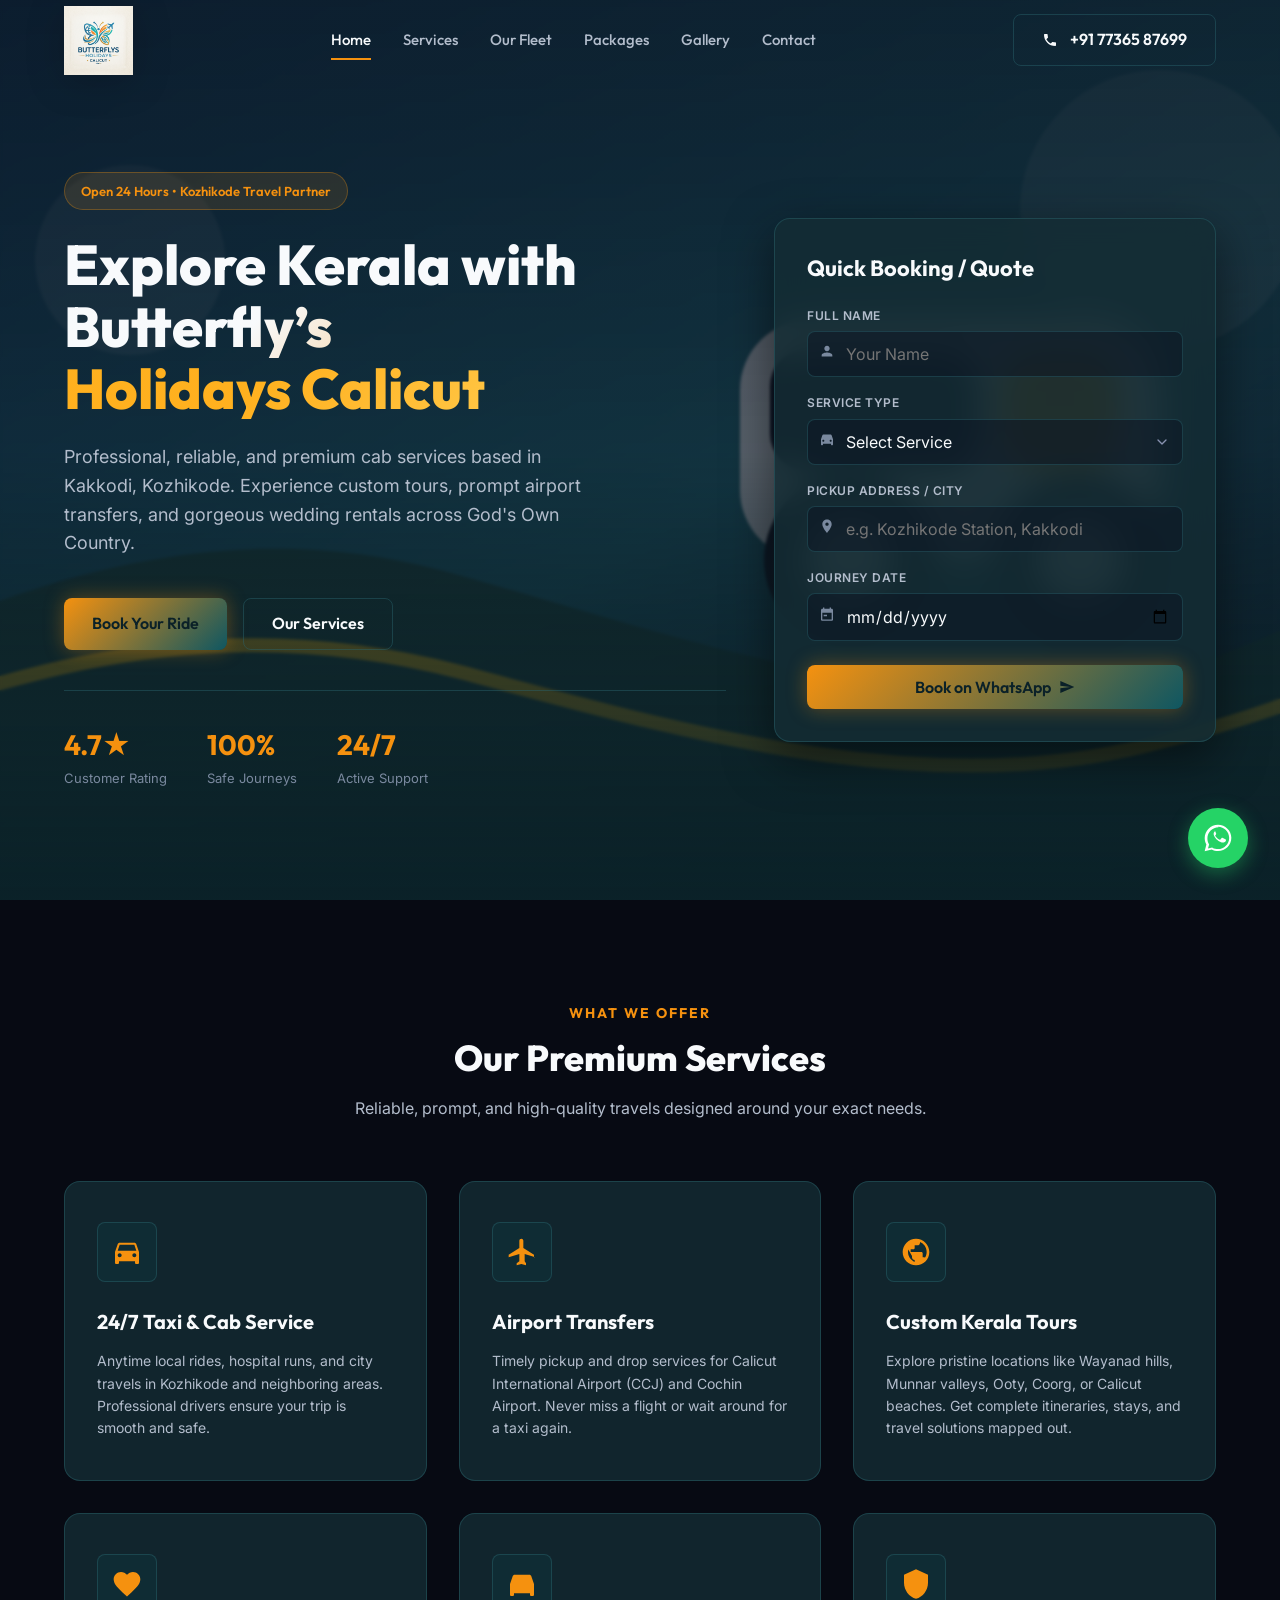
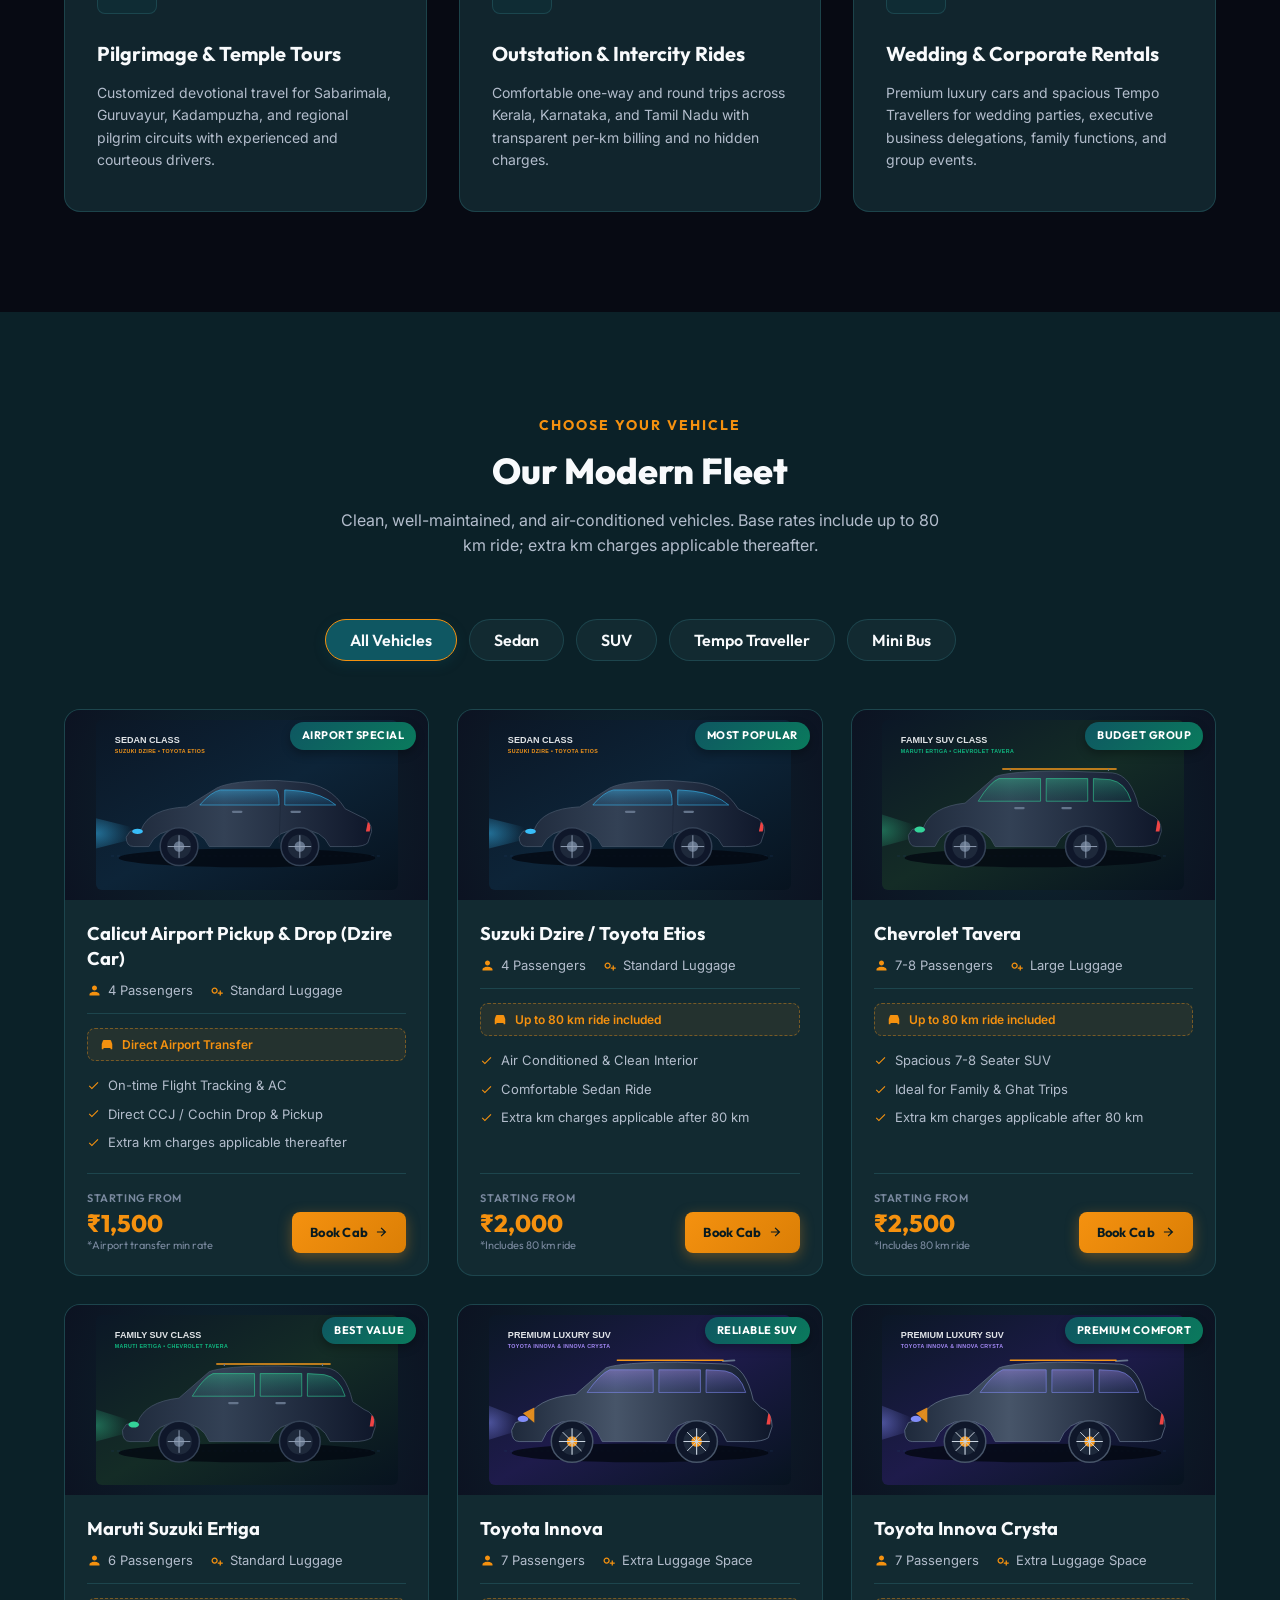
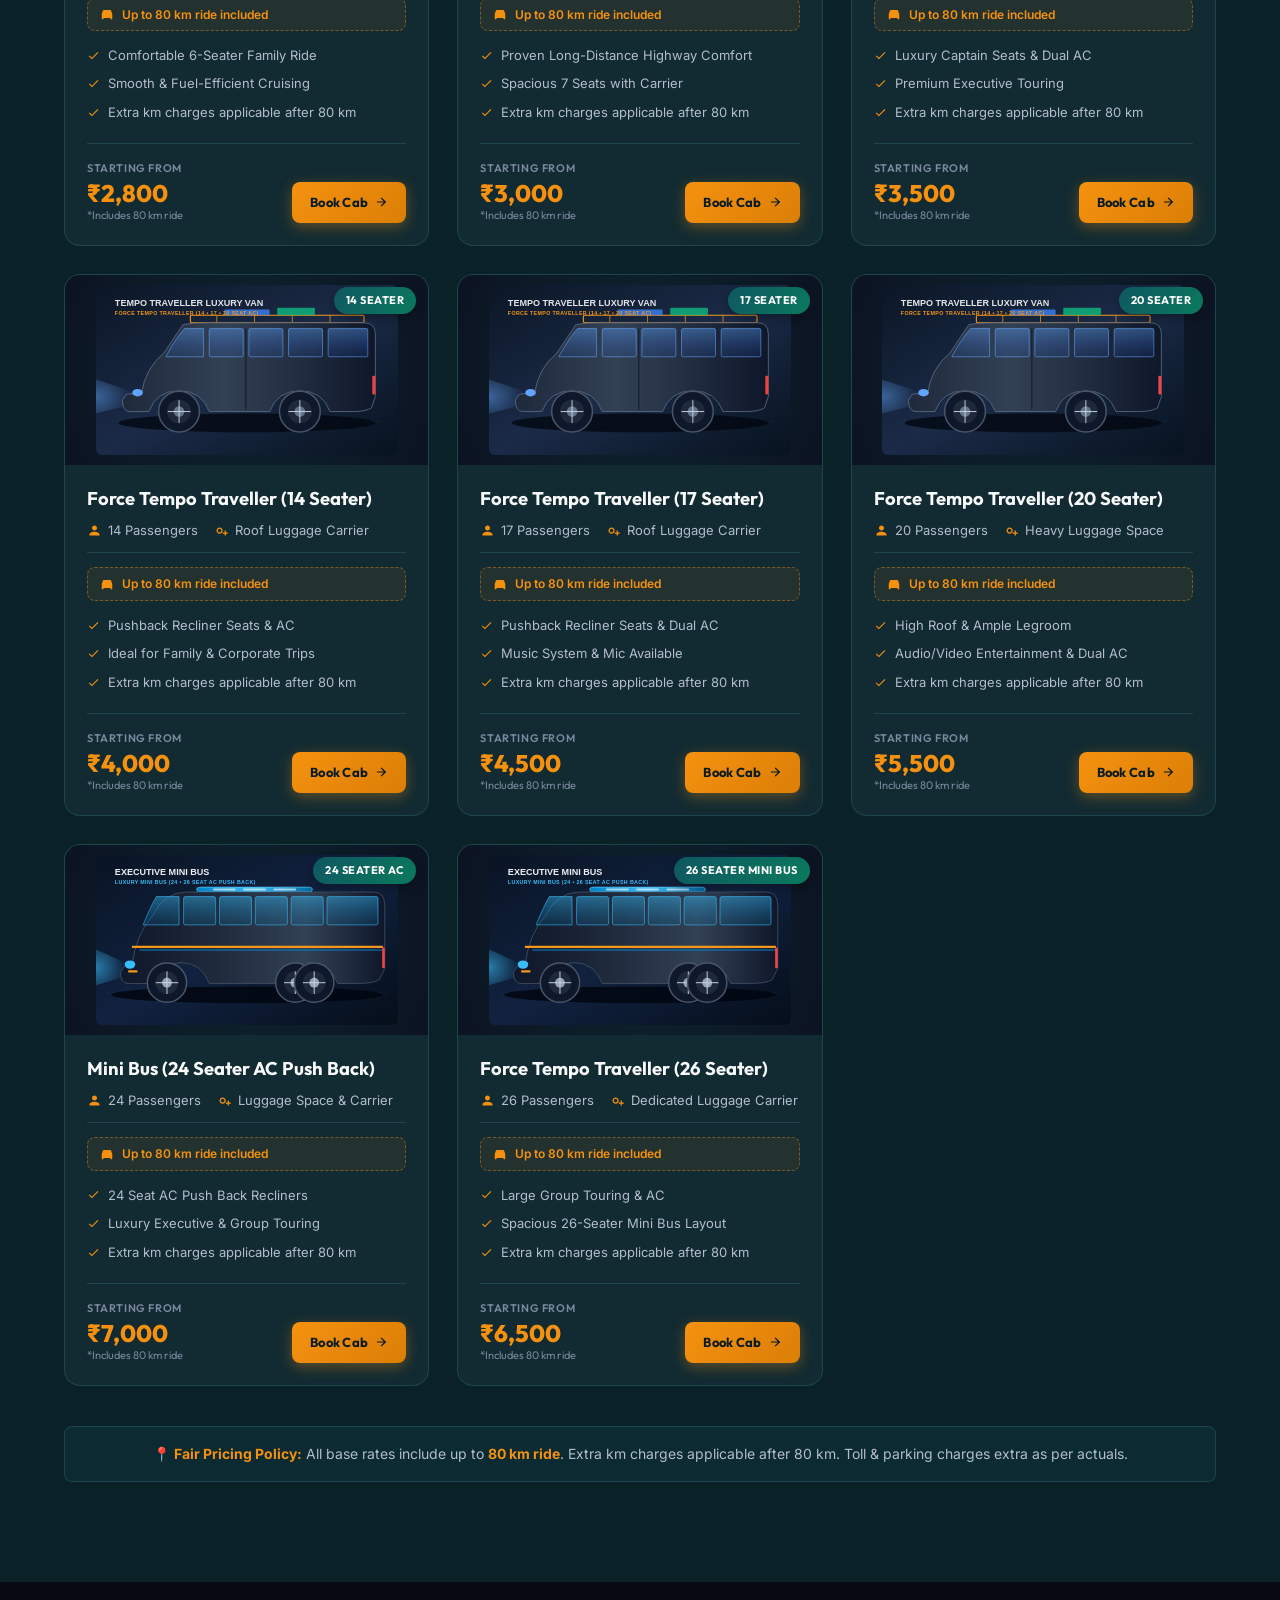
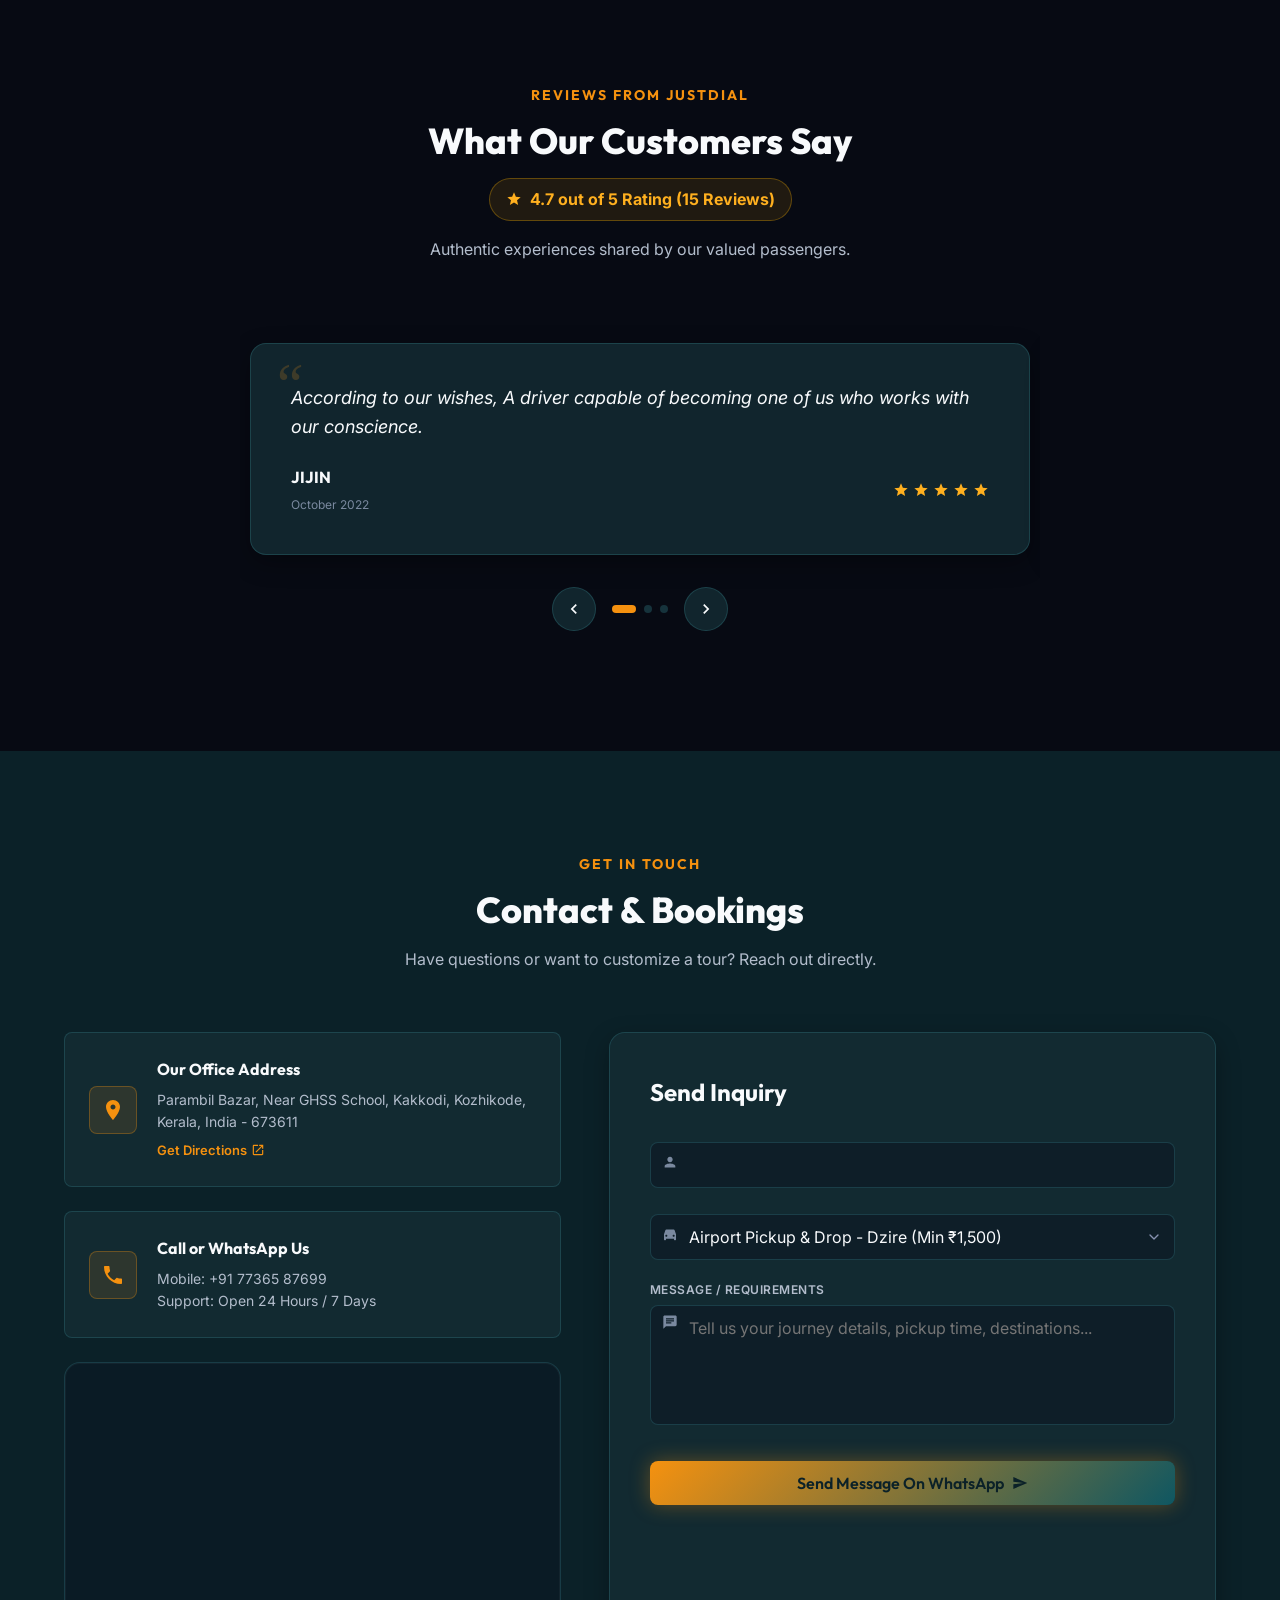
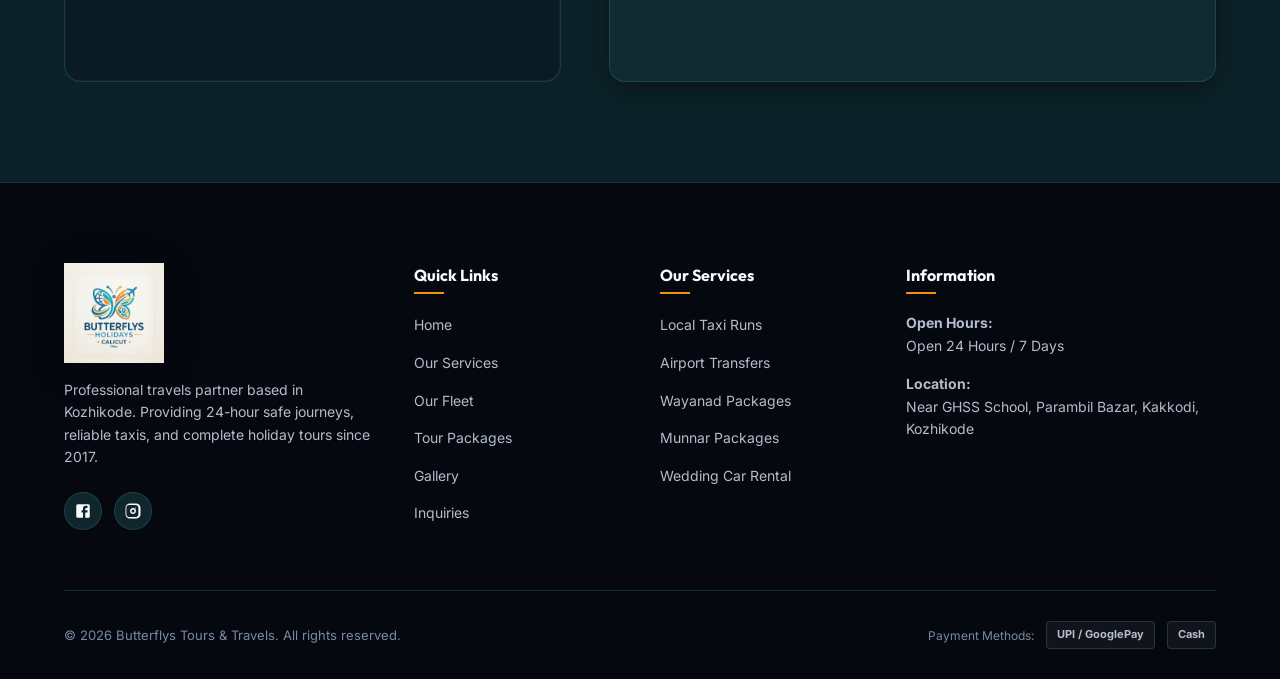
<file: index.html>
<!DOCTYPE html>
<html lang="en">

<head>
    <meta charset="UTF-8">
    <meta name="viewport" content="width=device-width, initial-scale=1.0">
    <title>Butterfly’s Holidays Calicut | Premium Cab Service & Tour Packages in Kozhikode</title>

    <!-- SEO Meta Tags -->
    <meta name="description"
        content="Butterflys Holidays Calicut offers 24/7 taxi booking & tour packages in Kozhikode, Kakkodi, Parambil Bazar. Dzire (₹2000), Innova (₹3000), Crysta (₹3500), Tempo Traveller (₹4000+), Airport Taxi (₹1500 min up to 80km).">
    <meta name="keywords"
        content="Butterflys Tours and Travels, Butterflys Holidays Calicut, Taxi service Kozhikode, Cab booking Kakkodi, Calicut airport taxi, Wayanad tour package, Munnar trip, Mysuru package, Wedding car rental Kerala, Tempo Traveller Kozhikode">
    <meta name="robots" content="index, follow, max-image-preview:large, max-snippet:-1, max-video-preview:-1">
    <meta name="author" content="Butterflys Holidays Calicut">
    <link rel="canonical" href="http://butterflysholidayscalicut.com/">

    <!-- Geo-Location Tags for Local Google Search -->
    <meta name="geo.region" content="IN-KL">
    <meta name="geo.placename" content="Kozhikode, Kakkodi, Calicut, Kerala">
    <meta name="geo.position" content="11.3237;75.8302">
    <meta name="ICBM" content="11.3237, 75.8302">

    <!-- Open Graph / Facebook -->
    <meta property="og:type" content="website">
    <meta property="og:url" content="http://butterflysholidayscalicut.com/">
    <meta property="og:title" content="Butterflys Holidays Calicut | Premium Taxi & Tour Packages Kozhikode">
    <meta property="og:description"
        content="Book 24/7 cabs & custom tour packages in Kozhikode. Dzire, Innova, Crysta, Tempo Traveller & Calicut Airport taxi transfers starting from ₹1500 (80 km included).">
    <meta property="og:image"
        content="https://content3.jdmagicbox.com/comp/kozhikode/h3/0495px495.x495.220727155810.y5h3/catalogue/butterflys-tours-and-travels-kakkodi-kozhikode-travel-agents-9otrfsiio1.jpg">

    <!-- Twitter -->
    <meta property="twitter:card" content="summary_large_image">
    <meta property="twitter:title" content="Butterflys Holidays Calicut | Premium Taxi & Tour Packages Kozhikode">
    <meta property="twitter:description"
        content="Book 24/7 cabs & custom tour packages in Kozhikode. Dzire, Innova, Crysta, Tempo Traveller & Calicut Airport taxi transfers.">
    <meta property="twitter:image"
        content="https://content3.jdmagicbox.com/comp/kozhikode/h3/0495px495.x495.220727155810.y5h3/catalogue/butterflys-tours-and-travels-kakkodi-kozhikode-travel-agents-9otrfsiio1.jpg">

    <!-- Favicon / Icons -->
    <link rel="icon" type="image/png" sizes="32x32" href="assets/images/butterflys_holidays_logos/butterfly_icon.png">
    <link rel="icon" type="image/png" sizes="192x192" href="assets/images/butterflys_holidays_logos/android_192.png">
    <link rel="apple-touch-icon" sizes="180x180" href="assets/images/butterflys_holidays_logos/apple_touch_icon.png">
    <meta name="theme-color" content="#0c4a52">

    <!-- JSON-LD Structured Data for Google Local SEO (TaxiService & TravelAgency) -->
    <script type="application/ld+json">
    {
      "@context": "https://schema.org",
      "@type": ["TaxiService", "TravelAgency"],
      "name": "Butterflys Holidays Calicut",
      "image": "https://content3.jdmagicbox.com/comp/kozhikode/h3/0495px495.x495.220727155810.y5h3/catalogue/butterflys-tours-and-travels-kakkodi-kozhikode-travel-agents-9otrfsiio1.jpg",
      "@id": "http://butterflysholidayscalicut.com/#business",
      "url": "http://butterflysholidayscalicut.com/",
      "telephone": "+917736587699",
      "priceRange": "₹1500 - ₹6500",
      "address": {
        "@type": "PostalAddress",
        "streetAddress": "Parambil Bazar, Near GHSS School, Kakkodi",
        "addressLocality": "Kozhikode",
        "addressRegion": "Kerala",
        "postalCode": "673611",
        "addressCountry": "IN"
      },
      "geo": {
        "@type": "GeoCoordinates",
        "latitude": 11.3237,
        "longitude": 75.8302
      },
      "openingHoursSpecification": {
        "@type": "OpeningHoursSpecification",
        "dayOfWeek": [
          "Monday", "Tuesday", "Wednesday", "Thursday", "Friday", "Saturday", "Sunday"
        ],
        "opens": "00:00",
        "closes": "23:59"
      },
      "areaServed": [
        "Kozhikode", "Calicut", "Kakkodi", "Wayanad", "Munnar", "Mysuru", "Calicut International Airport CCJ"
      ]
    }
    </script>

    <!-- CSS Stylesheet -->
    <link rel="stylesheet" href="css/style.css">
</head>

<body data-page="home">

    <!-- Header / Navigation -->
    <header class="header" id="header">
        <div class="container">
            <a href="#home" class="logo" id="logo-link">
                <img src="assets/images/butterflys_holidays_logos/image.png" alt="Butterflys Holidays Calicut" class="brand-logo">
            </a>

            <!-- Navigation Sidebar / Menu -->
            <nav class="nav-menu" id="nav-menu" aria-label="Main Navigation">
                <div class="nav-sidebar-header">
                    <a href="#home" class="nav-sidebar-brand">
                        <img src="assets/images/butterflys_holidays_logos/image.png" alt="Butterflys Holidays" class="sidebar-logo-img">
                    </a>
                    <button class="nav-close-btn" id="nav-close-btn" aria-label="Close navigation menu">
                        <svg width="20" height="20" viewBox="0 0 24 24" fill="currentColor">
                            <path d="M19 6.41L17.59 5 12 10.59 6.41 5 5 6.41 10.59 12 5 17.59 6.41 19 12 13.41 17.59 19 19 17.59 13.41 12z"/>
                        </svg>
                    </button>
                </div>

                <div class="nav-links-wrapper" id="nav-links-wrapper">
                    <a href="index.html#home" class="nav-link active">Home</a>
                    <a href="index.html#services" class="nav-link">Services</a>
                    <a href="index.html#fleet" class="nav-link">Our Fleet</a>
                    <a href="packages.html" class="nav-link">Packages</a>
                    <a href="gallery.html" class="nav-link">Gallery</a>
                    <a href="index.html#contact" class="nav-link">Contact</a>
                </div>

                <div class="nav-sidebar-footer">
                    <a href="tel:+917736587699" class="btn btn-accent btn-sm nav-sidebar-btn" data-site="phone-link">
                        <svg width="15" height="15" viewBox="0 0 24 24" fill="currentColor"><path d="M20 15.5c-1.2 0-2.4-.2-3.6-.6-.3-.1-.7 0-1 .2l-2.2 2.2c-2.8-1.4-5.1-3.8-6.6-6.6l2.2-2.2c.3-.3.4-.7.2-1-.3-1.1-.5-2.3-.5-3.5 0-.6-.4-1-1-1H4c-.6 0-1 .4-1 1 0 9.4 7.6 17 17 17 .6 0 1-.4 1-1v-3.5c0-.6-.4-1-1-1z"/></svg>
                        <span data-site="phone-label">+91 77365 87699</span>
                    </a>
                    <a href="https://wa.me/917736587699" class="btn btn-outline btn-sm nav-sidebar-btn nav-sidebar-wa" target="_blank" rel="noopener">
                        <svg width="15" height="15" viewBox="0 0 24 24" fill="currentColor"><path d="M12.04 2c-5.46 0-9.91 4.45-9.91 9.91 0 1.75.46 3.45 1.32 4.95L2.05 22l5.25-1.38c1.45.79 3.08 1.21 4.74 1.21 5.46 0 9.91-4.45 9.91-9.91 0-2.65-1.03-5.14-2.9-7.01A9.816 9.816 0 0 0 12.04 2zm5.78 14.07c-.24.68-1.2 1.26-1.68 1.32-.47.06-1.07.09-3.08-.74-2.58-1.07-4.22-3.71-4.35-3.89-.13-.17-1.04-1.39-1.04-2.65s.66-1.88.89-2.14c.24-.26.51-.32.68-.32.18 0 .35 0 .5.01.16.01.38-.06.59.45.23.55.77 1.88.84 2.02.07.15.11.32.02.5-.09.18-.14.29-.28.45-.14.16-.29.35-.42.47-.14.14-.29.29-.12.58.17.29.74 1.22 1.59 1.98 1.09.97 2.01 1.27 2.3 1.41.29.15.46.13.63-.07.17-.2.73-.85.92-1.15.2-.29.39-.24.66-.15.27.1 1.72.81 2.02.96.29.15.49.22.56.35.07.12.07.72-.17 1.4z"/></svg>
                        <span>Chat on WhatsApp</span>
                    </a>
                    <div class="nav-sidebar-status">
                        <span class="status-indicator-dot"></span>
                        <span>24/7 Available for Bookings</span>
                    </div>
                </div>
            </nav>

            <div class="nav-actions">
                <a href="tel:+917736587699" class="btn btn-outline" id="call-now-btn" data-site="phone-link">
                    <svg width="16" height="16" viewBox="0 0 24 24" fill="currentColor"
                        style="vertical-align: middle; margin-right: 4px;">
                        <path
                            d="M20 15.5c-1.2 0-2.4-.2-3.6-.6-.3-.1-.7 0-1 .2l-2.2 2.2c-2.8-1.4-5.1-3.8-6.6-6.6l2.2-2.2c.3-.3.4-.7.2-1-.3-1.1-.5-2.3-.5-3.5 0-.6-.4-1-1-1H4c-.6 0-1 .4-1 1 0 9.4 7.6 17 17 17 .6 0 1-.4 1-1v-3.5c0-.6-.4-1-1-1z" />
                    </svg>
                    <span data-site="phone-label"></span>
                </a>
            </div>

            <button class="menu-toggle" id="menu-toggle" aria-label="Toggle navigation menu" aria-expanded="false" aria-controls="nav-menu">
                <span class="hamburger-line"></span>
                <span class="hamburger-line"></span>
                <span class="hamburger-line"></span>
            </button>
        </div>
    </header>

    <!-- Mobile Navigation Overlay (Click outside to close) -->
    <div class="nav-overlay" id="nav-overlay"></div>

    <!-- Hero Section -->
    <section class="hero" id="home">
        <div class="hero-video-bg">
            <video autoplay loop muted playsinline webkit-playsinline disablePictureInPicture poster="assets/images/hero-banner.svg">
                <source src="assets/videos/hero-background.mp4" type="video/mp4">
            </video>
            <div class="hero-video-overlay"></div>
        </div>
        <div class="container">
            <div class="hero-grid">
                <div class="hero-content">
                    <div class="hero-badge" data-home="hero-badge"></div>
                    <h1 class="hero-title">
                        <span data-home="hero-title-1"></span>
                        <span class="text-gradient" data-home="hero-gradient"></span>
                        <span class="text-gradient-gold" data-home="hero-gold"></span>
                    </h1>
                    <p class="hero-desc" data-home="hero-desc"></p>
                    <div class="hero-buttons">
                        <a href="#contact" class="btn btn-accent" id="hero-book-btn">Book Your Ride</a>
                        <a href="#services" class="btn btn-outline" id="hero-more-btn">Our Services</a>
                    </div>
                    <div class="hero-stats">
                        <div class="stat-item">
                            <h3>4.7★</h3>
                            <p>Customer Rating</p>
                        </div>
                        <div class="stat-item">
                            <h3>100%</h3>
                            <p>Safe Journeys</p>
                        </div>
                        <div class="stat-item">
                            <h3>24/7</h3>
                            <p>Active Support</p>
                        </div>
                    </div>
                </div>

                <!-- Quick Inquiry / Booking Form -->
                <div class="hero-booking-card">
                    <h3 class="booking-card-title" data-home="booking-card-title"></h3>
                    <form class="booking-form" id="hero-booking-form">
                        <div class="form-group">
                            <label for="booking-name">Full Name</label>
                            <div class="input-wrapper">
                                <span class="input-icon">
                                    <svg width="16" height="16" viewBox="0 0 24 24" fill="currentColor">
                                        <path
                                            d="M12 12c2.2 0 4-1.8 4-4s-1.8-4-4-4-4 1.8-4 4 1.8 4 4 4zm0 2c-2.7 0-8 1.3-8 4v2h16v-2c0-2.7-5.3-4-8-4z" />
                                    </svg>
                                </span>
                                <input type="text" id="booking-name" class="form-input" placeholder="Your Name"
                                    required>
                            </div>
                        </div>

                        <div class="form-group">
                            <label for="booking-service">Service Type</label>
                            <div class="input-wrapper">
                                <span class="input-icon">
                                    <svg width="16" height="16" viewBox="0 0 24 24" fill="currentColor">
                                        <path
                                            d="M18.92 6.01C18.72 5.42 18.16 5 17.5 5h-11c-.66 0-1.21.42-1.42 1.01L3 12v8c0 .55.45 1 1 1h1c.55 0 1-.45 1-1v-1h12v1c0 .55.45 1 1 1h1c.55 0 1-.45 1-1v-8l-2.08-5.99zM6.5 16c-.83 0-1.5-.67-1.5-1.5S5.67 13 6.5 13s1.5.67 1.5 1.5S7.33 16 6.5 16zm11 0c-.83 0-1.5-.67-1.5-1.5s.67-1.5 1.5-1.5 1.5.67 1.5 1.5-.67 1.5-1.5 1.5z" />
                                    </svg>
                                </span>
                                <select id="booking-service" class="form-select" required>
                                    <option value="" disabled selected>Select Service</option>
                                    <option value="Local Taxi / Outstation Cab">Local / Outstation Cab</option>
                                    <option value="Airport Pickup / Drop">Airport Pickup & Drop</option>
                                    <option value="Tour Package (Wayanad/Munnar/etc)">Kerala Tour Package</option>
                                    <option value="Wedding / Luxury Car Rental">Wedding & Luxury Rentals</option>
                                </select>
                            </div>
                        </div>

                        <div class="form-group">
                            <label for="booking-pickup">Pickup Address / City</label>
                            <div class="input-wrapper">
                                <span class="input-icon">
                                    <svg width="16" height="16" viewBox="0 0 24 24" fill="currentColor">
                                        <path
                                            d="M12 2C8.13 2 5 5.13 5 9c0 5.25 7 13 7 13s7-7.75 7-13c0-3.87-3.13-7-7-7zm0 9.5c-1.38 0-2.5-1.12-2.5-2.5s1.12-2.5 2.5-2.5 2.5 1.12 2.5 2.5-1.12 2.5-2.5 2.5z" />
                                    </svg>
                                </span>
                                <input type="text" id="booking-pickup" class="form-input"
                                    placeholder="e.g. Kozhikode Station, Kakkodi" required>
                            </div>
                        </div>

                        <div class="form-group">
                            <label for="booking-date">Journey Date</label>
                            <div class="input-wrapper">
                                <span class="input-icon">
                                    <svg width="16" height="16" viewBox="0 0 24 24" fill="currentColor">
                                        <path
                                            d="M19 4h-1V2h-2v2H8V2H6v2H5c-1.11 0-1.99.9-1.99 2L3 20c0 1.1.89 2 2 2h14c1.1 0 2-.9 2-2V6c0-1.1-.9-2-2-2zm0 16H5V10h14v10zm-7-7H7v2h5v-2z" />
                                    </svg>
                                </span>
                                <input type="date" id="booking-date" class="form-input" required>
                            </div>
                        </div>

                        <button type="submit" class="btn btn-accent" id="submit-booking-btn">
                            <span data-home="booking-submit-label"></span>
                            <svg width="16" height="16" viewBox="0 0 24 24" fill="currentColor">
                                <path d="M2.01 21L23 12 2.01 3 2 10l15 2-15 2z" />
                            </svg>
                        </button>
                    </form>
                </div>
            </div>
        </div>
    </section>

    <!-- Services Section -->
    <section class="services section-padding" id="services">
        <div class="container">
            <div class="section-header text-center">
                <span class="section-tag" data-home="services-tag"></span>
                <h2 class="section-title" data-home="services-title"></h2>
                <p class="section-desc" data-home="services-desc"></p>
            </div>
            <div class="services-grid">
                <!-- Services generated by content-loader.js -->
            </div>
        </div>
    </section>

    <!-- Fleet Section -->
    <section class="fleet section-padding" id="fleet">
        <div class="container">
            <div class="section-header text-center">
                <span class="section-tag" data-home="fleet-tag"></span>
                <h2 class="section-title" data-home="fleet-title"></h2>
                <p class="section-desc" data-home="fleet-desc"></p>
            </div>

            <div class="fleet-tabs">
                <button class="tab-btn active" data-filter="all">All Vehicles</button>
                <button class="tab-btn" data-filter="sedan">Sedan</button>
                <button class="tab-btn" data-filter="suv">SUV</button>
                <button class="tab-btn" data-filter="traveller">Tempo Traveller</button>
                <button class="tab-btn" data-filter="minibus">Mini Bus</button>
            </div>

            <div class="fleet-grid">
                <!-- Fleet cards generated by content-loader.js -->
            </div>

            <div class="fleet-policy-banner">
                <p>📍 <strong>Fair Pricing Policy:</strong> All base rates include up to <strong>80 km ride</strong>. Extra km charges applicable after 80 km. Toll & parking charges extra as per actuals.</p>
            </div>
        </div>
    </section>

    <!-- Testimonials Section -->
    <section class="testimonials section-padding" id="testimonials">
        <div class="container">
            <div class="section-header text-center">
                <span class="section-tag" data-home="testimonials-tag"></span>
                <h2 class="section-title" data-home="testimonials-title"></h2>

                <!-- Aggregate rating badge -->
                <div class="rating-badge">
                    <svg viewBox="0 0 24 24">
                        <path
                            d="M12 17.27L18.18 21l-1.64-7.03L22 9.24l-7.19-.61L12 2 9.19 8.63 2 9.24l5.46 4.73L5.82 21z" />
                    </svg>
                    <span data-home="rating-text"></span>
                </div>

                <p class="section-desc" data-home="testimonials-desc"></p>
            </div>

            <div class="testimonials-slider">
                <div class="testimonial-track" id="testimonial-track">
                    <!-- Testimonials generated by content-loader.js -->
                </div>

                <!-- Controls -->
                <div class="slider-controls">
                    <button class="slider-btn" id="prev-review">
                        <svg viewBox="0 0 24 24">
                            <path d="M15.41 7.41L14 6l-6 6 6 6 1.41-1.41L10.83 12z" />
                        </svg>
                    </button>
                    <div class="slider-dots" id="slider-dots"></div>
                    <button class="slider-btn" id="next-review">
                        <svg viewBox="0 0 24 24">
                            <path d="M10 6L8.59 7.41 13.17 12l-4.58 4.59L10 18l6-6z" />
                        </svg>
                    </button>
                </div>
            </div>
        </div>
    </section>

    <!-- Contact Section -->
    <section class="contact section-padding" id="contact">
        <div class="container">
            <div class="section-header text-center">
                <span class="section-tag" data-home="contact-tag"></span>
                <h2 class="section-title" data-home="contact-title"></h2>
                <p class="section-desc" data-home="contact-desc"></p>
            </div>

            <div class="contact-grid">
                <!-- Info cards & map -->
                <div class="contact-info">
                    <div class="contact-cards">
                        <!-- Location Card -->
                        <div class="contact-item-card">
                            <div class="contact-icon-box">
                                <svg viewBox="0 0 24 24">
                                    <path
                                        d="M12 2C8.13 2 5 5.13 5 9c0 5.25 7 13 7 13s7-7.75 7-13c0-3.87-3.13-7-7-7zm0 9.5c-1.38 0-2.5-1.12-2.5-2.5s1.12-2.5 2.5-2.5 2.5 1.12 2.5 2.5-1.12 2.5-2.5 2.5z" />
                                </svg>
                            </div>
                            <div class="contact-details-box">
                                <h4 data-home="office-label">Our Office</h4>
                                <p data-site="office-address"></p>
                                <a href="https://maps.app.goo.gl/dqixNsbKBsNrPyULA" target="_blank" rel="noopener noreferrer" class="map-link-btn" data-site="map-link" style="display:inline-flex;align-items:center;gap:4px;color:var(--accent);margin-top:6px;font-size:13px;font-weight:600;">
                                    Get Directions
                                    <svg width="14" height="14" viewBox="0 0 24 24" fill="currentColor"><path d="M14 3v2h3.59l-9.83 9.83 1.41 1.41L19 6.41V10h2V3m-2 16H5V5h7V3H5c-1.11 0-2 .9-2 2v14c0 1.1.89 2 2 2h14c1.1 0 2-.9 2-2v-7h-2v7z"/></svg>
                                </a>
                            </div>
                        </div>

                        <!-- Phone Card -->
                        <div class="contact-item-card">
                            <div class="contact-icon-box">
                                <svg viewBox="0 0 24 24">
                                    <path
                                        d="M20 15.5c-1.2 0-2.4-.2-3.6-.6-.3-.1-.7 0-1 .2l-2.2 2.2c-2.8-1.4-5.1-3.8-6.6-6.6l2.2-2.2c.3-.3.4-.7.2-1-.3-1.1-.5-2.3-.5-3.5 0-.6-.4-1-1-1H4c-.6 0-1 .4-1 1 0 9.4 7.6 17 17 17 .6 0 1-.4 1-1v-3.5c0-.6-.4-1-1-1z" />
                                </svg>
                            </div>
                            <div class="contact-details-box">
                                <h4 data-home="phone-label"></h4>
                                <p>Mobile: <a href="tel:+917736587699" data-site="contact-phone-link"></a></p>
                                <p data-site="contact-support-hours"></p>
                            </div>
                        </div>
                    </div>

                    <!-- Google Maps Embed -->
                    <div class="map-embed">
                        <iframe class="map-frame" data-site="map-embed"
                            src="https://www.google.com/maps/embed?pb=!1m18!1m12!1m3!1d4029.310835291288!2d75.83020657513401!3d11.323738248859911!2m3!1f0!2f0!3f0!3m2!1i1024!2i768!4f13.1!3m3!1m2!1s0x3ba65d0075d1e22f%3A0x387aedb1cc658030!2sButterflys%20Holidays%20Calicut!5e1!3m2!1sen!2sin!4v1785610137328!5m2!1sen!2sin"
                            width="100%" height="100%" style="border:0;" allowfullscreen="" loading="lazy"
                            referrerpolicy="strict-origin-when-cross-origin" title="Butterflys Holidays Calicut Map Location"></iframe>
                    </div>
                </div>

                <!-- Contact Form Card -->
                <div class="contact-form-card">
                    <h3 data-home="form-title"></h3>
                    <form class="booking-form" id="contact-booking-form">
                        <div class="form-group">
                            <label for="contact-name" data-home="form-name"></label>
                            <div class="input-wrapper">
                                <span class="input-icon">
                                    <svg width="16" height="16" viewBox="0 0 24 24" fill="currentColor">
                                        <path
                                            d="M12 12c2.2 0 4-1.8 4-4s-1.8-4-4-4-4 1.8-4 4 1.8 4 4 4zm0 2c-2.7 0-8 1.3-8 4v2h16v-2c0-2.7-5.3-4-8-4z" />
                                    </svg>
                                </span>
                                <input type="text" id="contact-name" class="form-input" required>
                            </div>
                        </div>

                        <div class="form-group">
                            <label for="contact-service" data-home="form-service"></label>
                            <div class="input-wrapper">
                                <span class="input-icon">
                                    <svg width="16" height="16" viewBox="0 0 24 24" fill="currentColor">
                                        <path
                                            d="M18.92 6.01C18.72 5.42 18.16 5 17.5 5h-11c-.66 0-1.21.42-1.42 1.01L3 12v8c0 .55.45 1 1 1h1c.55 0 1-.45 1-1v-1h12v1c0 .55.45 1 1 1h1c.55 0 1-.45 1-1v-8l-2.08-5.99zM6.5 16c-.83 0-1.5-.67-1.5-1.5S5.67 13 6.5 13s1.5.67 1.5 1.5S7.33 16 6.5 16zm11 0c-.83 0-1.5-.67-1.5-1.5s.67-1.5 1.5-1.5 1.5.67 1.5 1.5-.67 1.5-1.5 1.5z" />
                                    </svg>
                                </span>
                                <select id="contact-service" class="form-select" required>
                                    <option value="General Inquiry">General Inquiry</option>
                                    <option value="Tour Package Customization">Tour Package Customization</option>
                                    <option value="Cab Booking">Cab Booking</option>
                                    <option value="Corporate / Group Travel">Corporate / Group Travel</option>
                                </select>
                            </div>
                        </div>
                        <div class="form-group">
                            <label for="contact-msg">Message / Requirements</label>
                            <div class="input-wrapper">
                                <span class="input-icon" style="top: 20px;">
                                    <svg width="16" height="16" viewBox="0 0 24 24" fill="currentColor">
                                        <path
                                            d="M20 2H4c-1.1 0-1.99.9-1.99 2L2 22l4-4h14c1.1 0 2-.9 2-2V4c0-1.1-.9-2-2-2zM6 9h12v2H6V9zm0-3h12v2H6V6zm0 6h8v2H6v-2z" />
                                    </svg>
                                </span>
                                <textarea id="contact-msg" class="form-textarea"
                                    placeholder="Tell us your journey details, pickup time, destinations..."
                                    required></textarea>
                            </div>
                        </div>

                        <button type="submit" class="btn btn-accent" id="submit-contact-btn">
                            <span data-home="form-submit-label"></span>
                            <svg width="16" height="16" viewBox="0 0 24 24" fill="currentColor">
                                <path d="M2.01 21L23 12 2.01 3 2 10l15 2-15 2z" />
                            </svg>
                        </button>
                    </form>
                </div>
            </div>
        </div>
    </section>

    <!-- Footer -->
    <footer class="footer">
        <div class="container">
            <div class="footer-grid">
                <!-- Col 1 -->
                <div class="footer-col footer-about">
                    <a href="#home" class="logo mb-2">
                        <img src="assets/images/butterflys_holidays_logos/image.png" alt="Butterflys Holidays Calicut" class="brand-logo">
                    </a>
                    <p data-site="footer-about"></p>
                    <div class="social-links">
                        <a href="https://www.facebook.com/" class="social-btn" aria-label="Facebook"
                            data-site="social-facebook">
                            <svg viewBox="0 0 24 24">
                                <path
                                    d="M5 3h14a2 2 0 0 1 2 2v14a2 2 0 0 1-2 2H5a2 2 0 0 1-2-2V5a2 2 0 0 1 2-2m13 2h-2.5A3.5 3.5 0 0 0 12 8.5V11h-2v3h2v7h3v-7h3v-3h-3V9a1 1 0 0 1 1-1h2V5z" />
                            </svg>
                        </a>
                        <a href="https://www.instagram.com/butterflys_holidays_calicut?igsh=Z3NoM3l6eGphYmFz" class="social-btn" aria-label="Instagram"
                            data-site="social-instagram">
                            <svg viewBox="0 0 24 24">
                                <path
                                    d="M7.8 2h8.4C19.4 2 22 4.6 22 7.8v8.4a5.8 5.8 0 0 1-5.8 5.8H7.8C4.6 22 2 19.4 2 16.2V7.8A5.8 5.8 0 0 1 7.8 2m-.8 2a3.8 3.8 0 0 0-3.8 3.8v8.4c0 2.1 1.7 3.8 3.8 3.8h8.4c2.1 0 3.8-1.7 3.8-3.8V7.8c0-2.1-1.7-3.8-3.8-3.8H7.0m5 4c2.2 0 4 1.8 4 4s-1.8 4-4 4-4-1.8-4-4 1.8-4 4-4m0 2a2 2 0 0 0-2 2 2 2 0 0 0 2 2 2 2 0 0 0 2-2 2 2 0 0 0-2-2m3.25-2.75a.75.75 0 1 1 .001 1.501.75.75 0 0 1-.001-1.501z" />
                            </svg>
                        </a>
                    </div>
                </div>

                <!-- Col 2 -->
                <div class="footer-col">
                    <h4>Quick Links</h4>
                    <ul class="footer-links">
                        <li><a href="#home">Home</a></li>
                        <li><a href="#services">Our Services</a></li>
                        <li><a href="#fleet">Our Fleet</a></li>
                        <li><a href="packages.html">Tour Packages</a></li>
                        <li><a href="gallery.html">Gallery</a></li>
                        <li><a href="#contact">Inquiries</a></li>
                    </ul>
                </div>


                <!-- Col 3 -->
                <div class="footer-col">
                    <h4>Our Services</h4>
                    <ul class="footer-links">
                        <li><a href="#services">Local Taxi Runs</a></li>
                        <li><a href="#services">Airport Transfers</a></li>
                        <li><a href="#services">Wayanad Packages</a></li>
                        <li><a href="#services">Munnar Packages</a></li>
                        <li><a href="#services">Wedding Car Rental</a></li>
                    </ul>
                </div>

                <!-- Col 4 -->
                <div class="footer-col">
                    <h4>Information</h4>
                    <ul class="footer-links" style="color: var(--text-secondary); font-size: 14px; gap: 16px;">
                        <li>
                            <strong>Open Hours:</strong><br>
                            Open 24 Hours / 7 Days
                        </li>
                        <li>
                            <strong>Location:</strong><br>
                            Near GHSS School, Parambil Bazar, Kakkodi, Kozhikode
                        </li>
                    </ul>
                </div>
            </div>

            <div class="footer-bottom">
                <p data-site="footer-copyright"></p>
                <div class="footer-payments">
                    <span>Payment Methods:</span>
                    <div class="payment-badge">UPI / GooglePay</div>
                    <div class="payment-badge">Cash</div>
                </div>
            </div>
        </div>
    </footer>

    <!-- Floating WhatsApp Widget -->
    <div class="whatsapp-float">
        <span class="whatsapp-tooltip">Need a cab? Chat on WhatsApp!</span>
        <a href="https://wa.me/917736587699?text=Hi%20Butterflys%20Tours%20and%20Travels,%20I'd%20like%20to%20inquire%20about%20a%20taxi%20or%20tour%20package."
            class="whatsapp-btn" target="_blank" rel="noopener" id="whatsapp-float-btn" aria-label="Chat on WhatsApp">
            <!-- Inline WhatsApp SVG Icon -->
            <svg viewBox="0 0 24 24">
                <path
                    d="M12.012 2c-5.506 0-9.988 4.482-9.988 9.988 0 1.76.459 3.414 1.258 4.86L2 22l5.334-1.4c1.394.76 2.983 1.192 4.678 1.192 5.506 0 9.988-4.482 9.988-9.988C22 6.482 17.518 2 12.012 2zm0 1.637c4.606 0 8.35 3.744 8.35 8.35 0 4.606-3.744 8.35-8.35 8.35-1.503 0-2.912-.4-4.127-1.104l-.296-.172-3.084.81.824-2.996-.19-.304C4.437 15.352 4.05 13.9 4.05 12.35c0-4.606 3.744-8.35 8.362-8.35zm-2.025 3.324c-.15 0-.317.02-.455.08-.22.1-.81.792-.81 1.932s.828 2.24.945 2.4c.117.16 1.606 2.45 3.89 3.44.544.236.969.377 1.302.483.547.174 1.045.15 1.44.09.438-.066 1.345-.55 1.533-1.082.188-.53.188-.988.13-1.082-.057-.1-.219-.15-.46-.27l-2.182-1.08c-.24-.12-.416-.084-.593.12l-.934 1.14c-.183.22-.366.245-.606.126-.24-.12-1.014-.374-1.932-1.194-.714-.637-1.196-1.425-1.336-1.666-.14-.24-.015-.37.105-.49.11-.11.24-.28.362-.42.12-.14.16-.24.24-.4.08-.16.04-.3-.02-.42-.06-.12-.533-1.284-.73-1.76-.192-.464-.383-.4-.533-.408z" />
            </svg>
        </a>
    </div>

    <!-- JS Scripts -->
    <script src="js/script.js"></script>
    <script src="js/content-loader.js"></script>
</body>

</html>
</file>
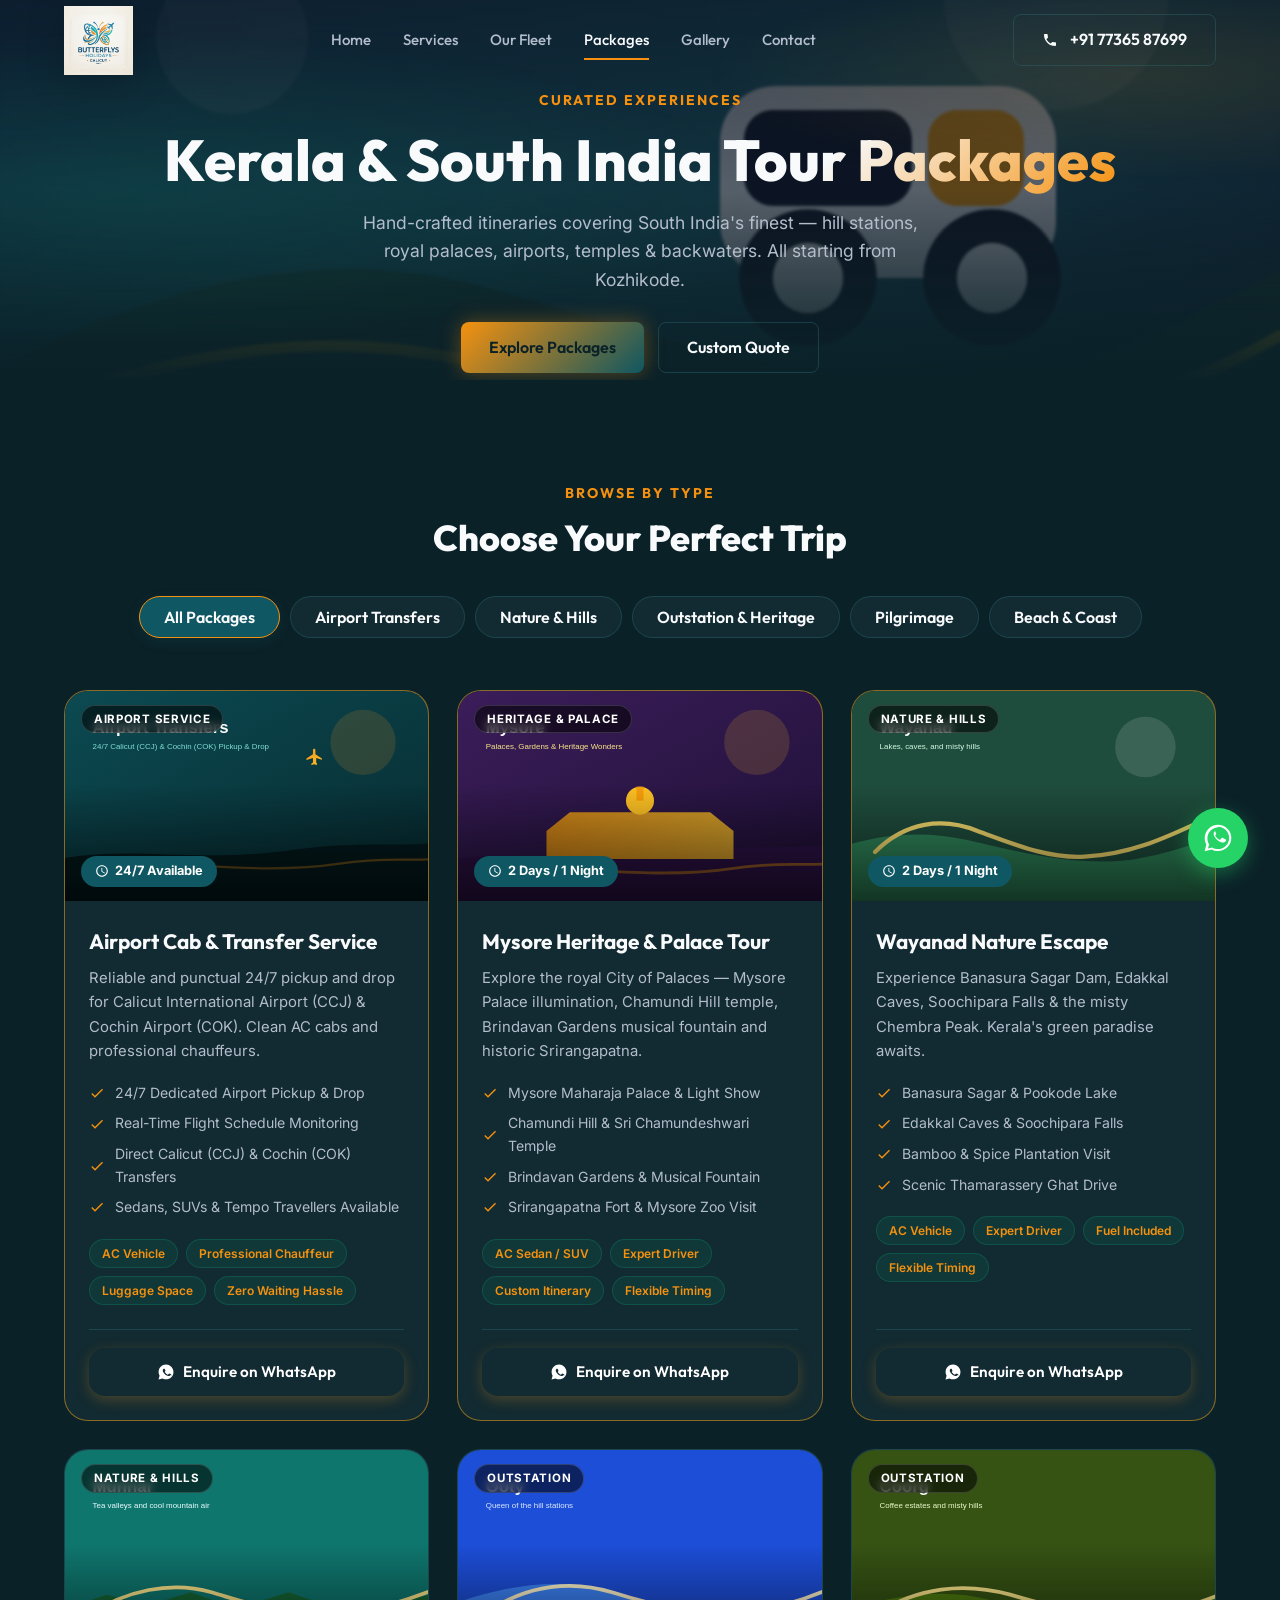
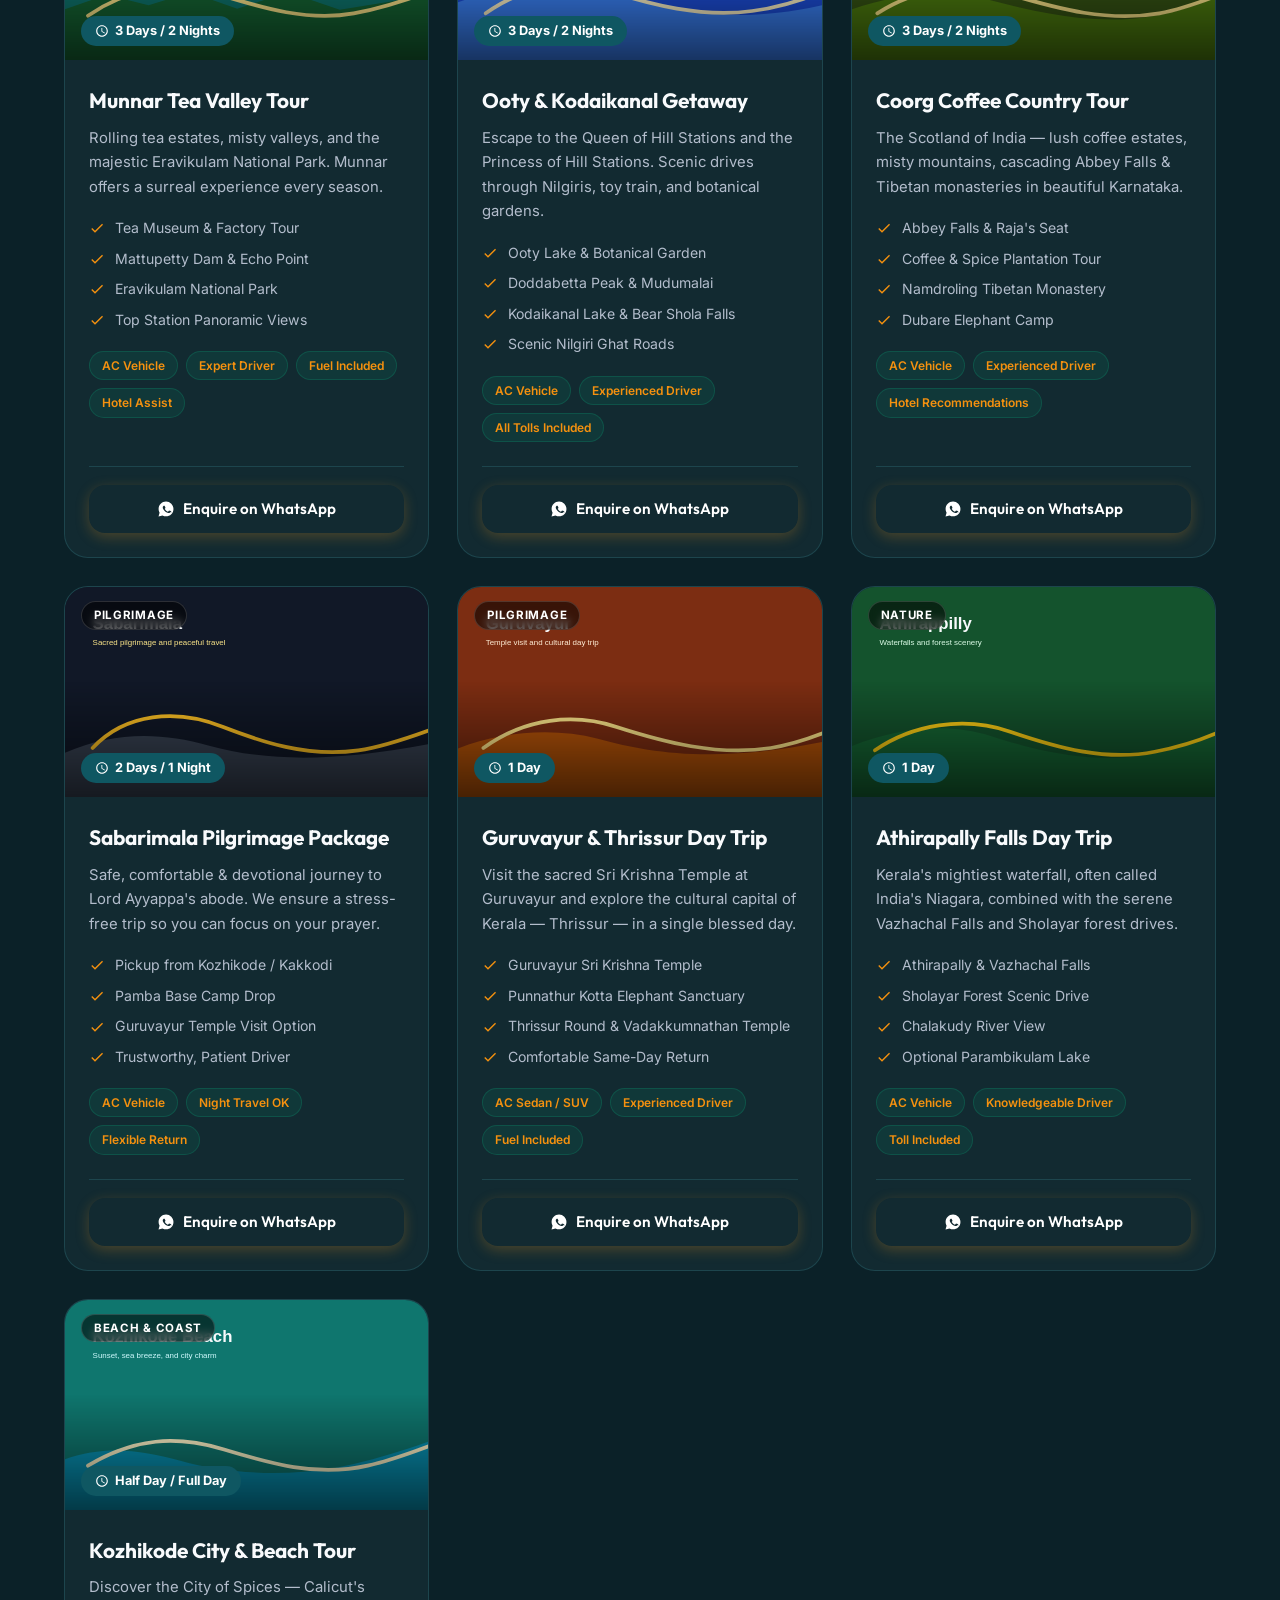
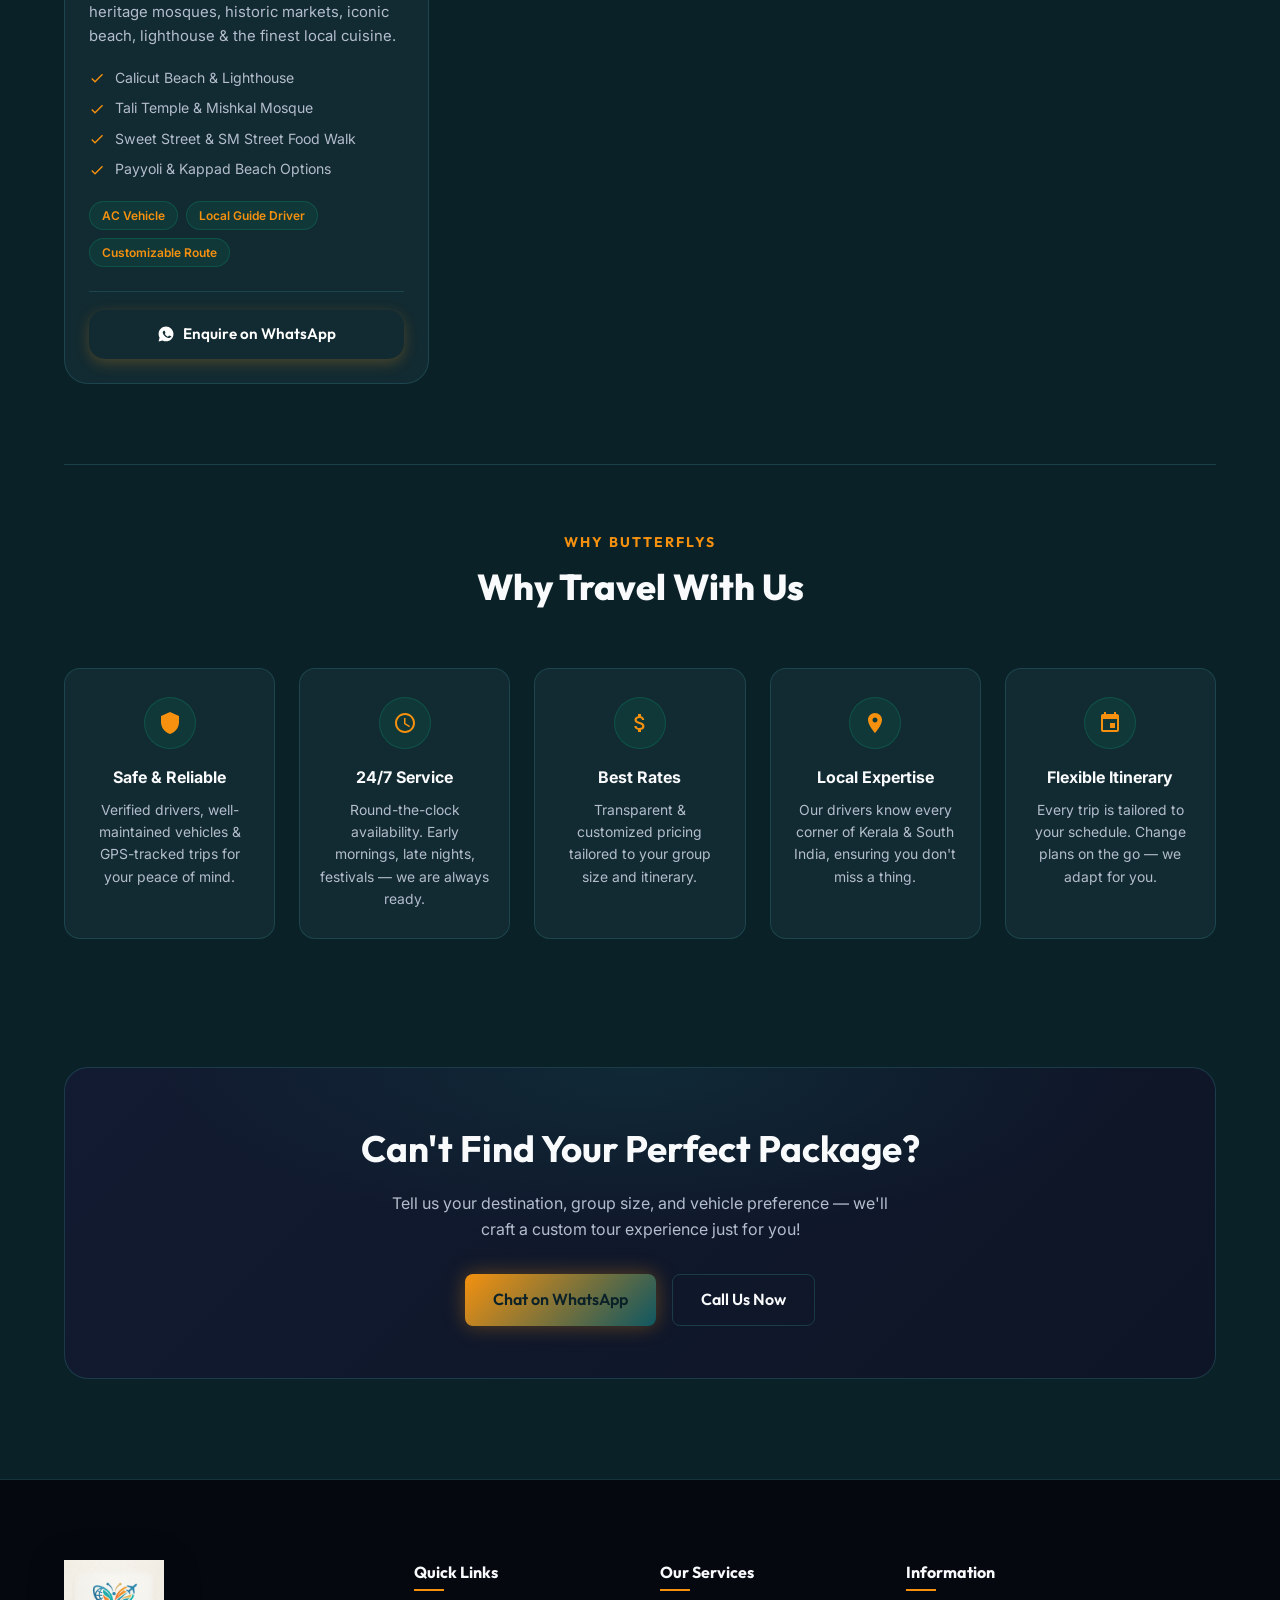
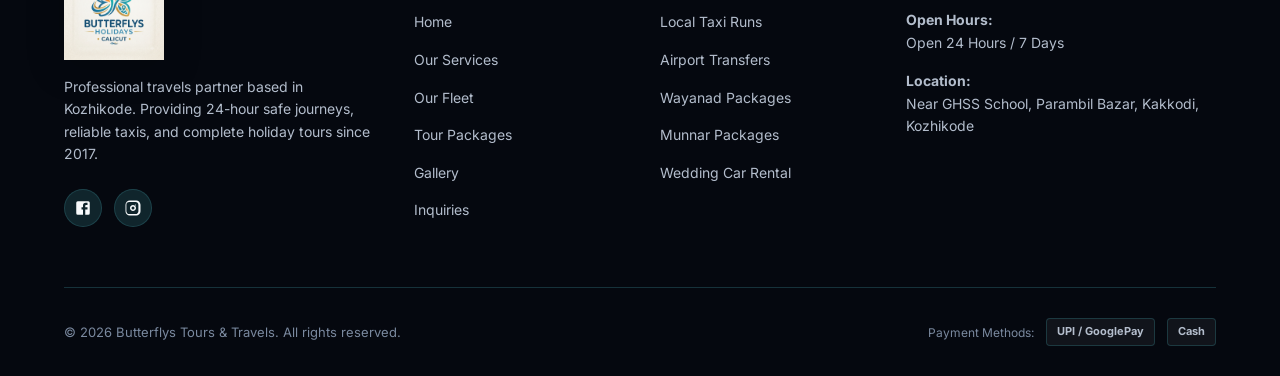
<file: packages.html>
<!DOCTYPE html>
<html lang="en">

<head>
    <meta charset="UTF-8">
    <meta name="viewport" content="width=device-width, initial-scale=1.0">
    <title>Tour Packages | Butterflys Tours &amp; Travels – Kozhikode</title>

    <!-- SEO Meta Tags -->
    <meta name="description"
        content="Explore curated tour packages & airport taxi service by Butterflys Holidays Calicut. Mysuru, Wayanad, Munnar, Ooty, Coorg, Sabarimala pilgrimage & Calicut Airport taxi service from Kozhikode.">
    <meta name="keywords"
        content="Kerala tour packages Kozhikode, Mysuru package, Calicut airport cab service, Wayanad tour package, Munnar trip package, Ooty tour Calicut, Butterflys Tours packages">
    <meta name="robots" content="index, follow, max-image-preview:large, max-snippet:-1, max-video-preview:-1">
    <meta name="author" content="Butterflys Holidays Calicut">
    <link rel="canonical" href="http://butterflysholidayscalicut.com/packages.html">

    <!-- Geo-Location Tags -->
    <meta name="geo.region" content="IN-KL">
    <meta name="geo.placename" content="Kozhikode, Kakkodi, Calicut, Kerala">

    <!-- Open Graph -->
    <meta property="og:type" content="website">
    <meta property="og:title" content="Tour Packages & Airport Cab Service | Butterflys Holidays Calicut">
    <meta property="og:description"
        content="Curated Kerala & South India tour packages from Kozhikode. Mysuru, Wayanad, Munnar, Ooty, pilgrimage trips & 24/7 Calicut Airport cab service.">
    <meta property="og:url" content="http://butterflysholidayscalicut.com/packages.html">
    <meta property="og:image"
        content="https://content3.jdmagicbox.com/comp/kozhikode/h3/0495px495.x495.220727155810.y5h3/catalogue/butterflys-tours-and-travels-kakkodi-kozhikode-travel-agents-9otrfsiio1.jpg">

    <!-- Favicon / Icons -->
    <link rel="icon" type="image/png" sizes="32x32" href="assets/images/butterflys_holidays_logos/butterfly_icon.png">
    <link rel="icon" type="image/png" sizes="192x192" href="assets/images/butterflys_holidays_logos/android_192.png">
    <link rel="apple-touch-icon" sizes="180x180" href="assets/images/butterflys_holidays_logos/apple_touch_icon.png">
    <meta name="theme-color" content="#0c4a52">

    <!-- JSON-LD Structured Data for Packages -->
    <script type="application/ld+json">
    {
      "@context": "https://schema.org",
      "@type": "ItemList",
      "name": "Tour Packages & Airport Services - Butterflys Holidays Calicut",
      "itemListElement": [
        {
          "@type": "TouristTrip",
          "name": "Mysuru Heritage & Royal Palace Tour",
          "description": "Visit Mysore Palace, Chamundi Hill, Brindavan Gardens, and St. Philomena's Church."
        },
        {
          "@type": "TouristTrip",
          "name": "Calicut Airport Taxi & Pickup Service",
          "description": "Reliable 24/7 airport pickup and drop taxi service to Kozhikode Airport CCJ."
        },
        {
          "@type": "TouristTrip",
          "name": "Wayanad Nature & Wildlife Tour",
          "description": "Explore Chembra Peak, Banasura Sagar Dam, Edakkal Caves and Wayanad waterfalls."
        },
        {
          "@type": "TouristTrip",
          "name": "Munnar Tea Gardens & Misty Hills",
          "description": "Experience Eravikulam National Park, Mattupetty Dam, and sprawling tea estates."
        }
      ]
    }
    </script>

    <!-- CSS Stylesheet -->
    <link rel="stylesheet" href="css/style.css">
    <link rel="stylesheet" href="css/packages.css">
</head>

<body data-page="packages">

    <!-- Header -->
    <header class="header" id="header">
        <div class="container">
            <a href="index.html#home" class="logo" id="logo-link">
                <img src="assets/images/butterflys_holidays_logos/image.png" alt="Butterflys Holidays Calicut" class="brand-logo">
            </a>

            <!-- Navigation Sidebar / Menu -->
            <nav class="nav-menu" id="nav-menu" aria-label="Main Navigation">
                <div class="nav-sidebar-header">
                    <a href="index.html#home" class="nav-sidebar-brand">
                        <img src="assets/images/butterflys_holidays_logos/image.png" alt="Butterflys Holidays" class="sidebar-logo-img">
                    </a>
                    <button class="nav-close-btn" id="nav-close-btn" aria-label="Close navigation menu">
                        <svg width="20" height="20" viewBox="0 0 24 24" fill="currentColor">
                            <path d="M19 6.41L17.59 5 12 10.59 6.41 5 5 6.41 10.59 12 5 17.59 6.41 19 12 13.41 17.59 19 19 17.59 13.41 12z"/>
                        </svg>
                    </button>
                </div>

                <div class="nav-links-wrapper" id="nav-links-wrapper">
                    <a href="index.html#home" class="nav-link">Home</a>
                    <a href="index.html#services" class="nav-link">Services</a>
                    <a href="index.html#fleet" class="nav-link">Our Fleet</a>
                    <a href="packages.html" class="nav-link active">Packages</a>
                    <a href="gallery.html" class="nav-link">Gallery</a>
                    <a href="index.html#contact" class="nav-link">Contact</a>
                </div>

                <div class="nav-sidebar-footer">
                    <a href="tel:+917736587699" class="btn btn-accent btn-sm nav-sidebar-btn" data-site="phone-link">
                        <svg width="15" height="15" viewBox="0 0 24 24" fill="currentColor"><path d="M20 15.5c-1.2 0-2.4-.2-3.6-.6-.3-.1-.7 0-1 .2l-2.2 2.2c-2.8-1.4-5.1-3.8-6.6-6.6l2.2-2.2c.3-.3.4-.7.2-1-.3-1.1-.5-2.3-.5-3.5 0-.6-.4-1-1-1H4c-.6 0-1 .4-1 1 0 9.4 7.6 17 17 17 .6 0 1-.4 1-1v-3.5c0-.6-.4-1-1-1z"/></svg>
                        <span data-site="phone-label">+91 77365 87699</span>
                    </a>
                    <a href="https://wa.me/917736587699" class="btn btn-outline btn-sm nav-sidebar-btn nav-sidebar-wa" target="_blank" rel="noopener">
                        <svg width="15" height="15" viewBox="0 0 24 24" fill="currentColor"><path d="M12.04 2c-5.46 0-9.91 4.45-9.91 9.91 0 1.75.46 3.45 1.32 4.95L2.05 22l5.25-1.38c1.45.79 3.08 1.21 4.74 1.21 5.46 0 9.91-4.45 9.91-9.91 0-2.65-1.03-5.14-2.9-7.01A9.816 9.816 0 0 0 12.04 2zm5.78 14.07c-.24.68-1.2 1.26-1.68 1.32-.47.06-1.07.09-3.08-.74-2.58-1.07-4.22-3.71-4.35-3.89-.13-.17-1.04-1.39-1.04-2.65s.66-1.88.89-2.14c.24-.26.51-.32.68-.32.18 0 .35 0 .5.01.16.01.38-.06.59.45.23.55.77 1.88.84 2.02.07.15.11.32.02.5-.09.18-.14.29-.28.45-.14.16-.29.35-.42.47-.14.14-.29.29-.12.58.17.29.74 1.22 1.59 1.98 1.09.97 2.01 1.27 2.3 1.41.29.15.46.13.63-.07.17-.2.73-.85.92-1.15.2-.29.39-.24.66-.15.27.1 1.72.81 2.02.96.29.15.49.22.56.35.07.12.07.72-.17 1.4z"/></svg>
                        <span>Chat on WhatsApp</span>
                    </a>
                    <div class="nav-sidebar-status">
                        <span class="status-indicator-dot"></span>
                        <span>24/7 Available for Bookings</span>
                    </div>
                </div>
            </nav>

            <div class="nav-actions">
                <a href="tel:+917736587699" class="btn btn-outline" id="call-now-btn" data-site="phone-link">
                    <svg width="16" height="16" viewBox="0 0 24 24" fill="currentColor" style="vertical-align:middle;margin-right:4px;">
                        <path d="M20 15.5c-1.2 0-2.4-.2-3.6-.6-.3-.1-.7 0-1 .2l-2.2 2.2c-2.8-1.4-5.1-3.8-6.6-6.6l2.2-2.2c.3-.3.4-.7.2-1-.3-1.1-.5-2.3-.5-3.5 0-.6-.4-1-1-1H4c-.6 0-1 .4-1 1 0 9.4 7.6 17 17 17 .6 0 1-.4 1-1v-3.5c0-.6-.4-1-1-1z"/>
                    </svg>
                    <span data-site="phone-label"></span>
                </a>
            </div>

            <button class="menu-toggle" id="menu-toggle" aria-label="Toggle navigation menu" aria-expanded="false" aria-controls="nav-menu">
                <span class="hamburger-line"></span>
                <span class="hamburger-line"></span>
                <span class="hamburger-line"></span>
            </button>
        </div>
    </header>

    <!-- Mobile Navigation Overlay (Click outside to close) -->
    <div class="nav-overlay" id="nav-overlay"></div>

    <!-- Page Hero -->
    <section class="page-hero">
        <div class="hero-video-bg">
            <video autoplay loop muted playsinline webkit-playsinline disablePictureInPicture poster="assets/images/hero-banner.svg">
                <source src="assets/videos/hero-background.mp4" type="video/mp4">
            </video>
            <div class="hero-video-overlay"></div>
        </div>
        <div class="page-hero-content">
            <span class="section-tag" data-pkg="hero-tag"></span>
            <h1 class="page-hero-title"><span data-pkg="hero-title"></span> <span class="text-gradient" data-pkg="hero-gradient"></span></h1>
            <p class="page-hero-desc" data-pkg="hero-desc"></p>
            <div style="display:flex;gap:14px;justify-content:center;flex-wrap:wrap;">
                <a href="#packages" class="btn btn-accent" id="hero-explore-btn">Explore Packages</a>
                <a href="#" class="btn btn-outline" target="_blank" rel="noopener" id="hero-custom-btn">Custom Quote</a>
            </div>
        </div>
    </section>

    <!-- Packages Section -->
    <section class="section-padding" id="packages">
        <div class="container">

            <!-- Filter Tabs -->
            <div class="section-header text-center" style="margin-bottom:36px;">
                <span class="section-tag" data-pkg="section-tag">Browse By Type</span>
                <h2 class="section-title" data-pkg="section-title">Choose Your Perfect Trip</h2>
            </div>

            <div class="pkg-filters">
                <button class="tab-btn active" data-filter="all" id="pkg-filter-all">All Packages</button>
                <button class="tab-btn" data-filter="airport" id="pkg-filter-airport">Airport Transfers</button>
                <button class="tab-btn" data-filter="nature" id="pkg-filter-nature">Nature &amp; Hills</button>
                <button class="tab-btn" data-filter="outstation" id="pkg-filter-outstation">Outstation &amp; Heritage</button>
                <button class="tab-btn" data-filter="pilgrimage" id="pkg-filter-pilgrimage">Pilgrimage</button>
                <button class="tab-btn" data-filter="beach" id="pkg-filter-beach">Beach &amp; Coast</button>
            </div>

            <!-- Package Cards rendered by content-loader.js from data/packages.json -->
            <div class="packages-grid" id="packages-grid">
                <!-- Loading... -->
            </div>

            <!-- Why Choose Us -->
            <div class="why-choose">
                <div class="section-header text-center">
                    <span class="section-tag" data-pkg="why-tag">Why Butterflys</span>
                    <h2 class="section-title" data-pkg="why-title">Why Travel With Us</h2>
                </div>
                <!-- Items rendered by content-loader.js -->
                <div class="why-grid"></div>
            </div>

            <!-- Custom Package CTA -->
            <div class="custom-pkg-cta" id="custom-package">
                <h2 data-pkg="cta-title"></h2>
                <p data-pkg="cta-desc"></p>
                <div class="btn-group">
                    <a href="https://wa.me/917736587699?text=Hi%20Butterflys%20Tours,%20I%20want%20a%20custom%20tour%20package!%20Please%20help%20me%20plan%20my%20trip." class="btn btn-accent" target="_blank" rel="noopener" id="custom-whatsapp-btn">
                        Chat on WhatsApp
                    </a>
                    <a href="tel:+917736587699" class="btn btn-outline" id="custom-call-btn">Call Us Now</a>
                </div>
            </div>

        </div>
    </section>

    <!-- Footer -->
    <footer class="footer">
        <div class="container">
            <div class="footer-grid">
                <!-- Col 1 -->
                <div class="footer-col footer-about">
                    <a href="index.html#home" class="logo mb-2">
                        <img src="assets/images/butterflys_holidays_logos/image.png" alt="Butterflys Holidays Calicut" class="brand-logo">
                    </a>
                    <p data-site="footer-about"></p>
                    <div class="social-links">
                        <a href="https://www.facebook.com/" class="social-btn" aria-label="Facebook"
                            data-site="social-facebook">
                            <svg viewBox="0 0 24 24">
                                <path
                                    d="M5 3h14a2 2 0 0 1 2 2v14a2 2 0 0 1-2 2H5a2 2 0 0 1-2-2V5a2 2 0 0 1 2-2m13 2h-2.5A3.5 3.5 0 0 0 12 8.5V11h-2v3h2v7h3v-7h3v-3h-3V9a1 1 0 0 1 1-1h2V5z" />
                            </svg>
                        </a>
                        <a href="https://www.instagram.com/butterflys_holidays_calicut?igsh=Z3NoM3l6eGphYmFz/" class="social-btn" aria-label="Instagram"
                            data-site="social-instagram">
                            <svg viewBox="0 0 24 24">
                                <path
                                    d="M7.8 2h8.4C19.4 2 22 4.6 22 7.8v8.4a5.8 5.8 0 0 1-5.8 5.8H7.8C4.6 22 2 19.4 2 16.2V7.8A5.8 5.8 0 0 1 7.8 2m-.8 2a3.8 3.8 0 0 0-3.8 3.8v8.4c0 2.1 1.7 3.8 3.8 3.8h8.4c2.1 0 3.8-1.7 3.8-3.8V7.8c0-2.1-1.7-3.8-3.8-3.8H7.0m5 4c2.2 0 4 1.8 4 4s-1.8 4-4 4-4-1.8-4-4 1.8-4 4-4m0 2a2 2 0 0 0-2 2 2 2 0 0 0 2 2 2 2 0 0 0 2-2 2 2 0 0 0-2-2m3.25-2.75a.75.75 0 1 1 .001 1.501.75.75 0 0 1-.001-1.501z" />
                            </svg>
                        </a>
                    </div>
                </div>

                <!-- Col 2 -->
                <div class="footer-col">
                    <h4>Quick Links</h4>
                    <ul class="footer-links">
                        <li><a href="index.html#home">Home</a></li>
                        <li><a href="index.html#services">Our Services</a></li>
                        <li><a href="index.html#fleet">Our Fleet</a></li>
                        <li><a href="packages.html">Tour Packages</a></li>
                        <li><a href="gallery.html">Gallery</a></li>
                        <li><a href="index.html#contact">Inquiries</a></li>
                    </ul>
                </div>

                <!-- Col 3 -->
                <div class="footer-col">
                    <h4>Our Services</h4>
                    <ul class="footer-links">
                        <li><a href="index.html#services">Local Taxi Runs</a></li>
                        <li><a href="index.html#services">Airport Transfers</a></li>
                        <li><a href="packages.html">Wayanad Packages</a></li>
                        <li><a href="packages.html">Munnar Packages</a></li>
                        <li><a href="index.html#services">Wedding Car Rental</a></li>
                    </ul>
                </div>

                <!-- Col 4 -->
                <div class="footer-col">
                    <h4>Information</h4>
                    <ul class="footer-links" style="color: var(--text-secondary); font-size: 14px; gap: 16px;">
                        <li>
                            <strong>Open Hours:</strong><br>
                            Open 24 Hours / 7 Days
                        </li>
                        <li>
                            <strong>Location:</strong><br>
                            Near GHSS School, Parambil Bazar, Kakkodi, Kozhikode
                        </li>
                    </ul>
                </div>
            </div>

            <div class="footer-bottom">
                <p data-site="footer-copyright"></p>
                <div class="footer-payments">
                    <span>Payment Methods:</span>
                    <div class="payment-badge">UPI / GooglePay</div>
                    <div class="payment-badge">Cash</div>
                </div>
            </div>
        </div>
    </footer>

    <!-- Floating WhatsApp -->
    <div class="whatsapp-float">
        <span class="whatsapp-tooltip">Need a cab? Chat on WhatsApp!</span>
        <a href="https://wa.me/917736587699?text=Hi%20Butterflys%20Tours%20and%20Travels,%20I'd%20like%20to%20inquire%20about%20a%20tour%20package." class="whatsapp-btn" target="_blank" rel="noopener" id="whatsapp-float-btn" aria-label="Chat on WhatsApp">
            <svg viewBox="0 0 24 24"><path d="M12.012 2c-5.506 0-9.988 4.482-9.988 9.988 0 1.76.459 3.414 1.258 4.86L2 22l5.334-1.4c1.394.76 2.983 1.192 4.678 1.192 5.506 0 9.988-4.482 9.988-9.988C22 6.482 17.518 2 12.012 2zm0 1.637c4.606 0 8.35 3.744 8.35 8.35 0 4.606-3.744 8.35-8.35 8.35-1.503 0-2.912-.4-4.127-1.104l-.296-.172-3.084.81.824-2.996-.19-.304C4.437 15.352 4.05 13.9 4.05 12.35c0-4.606 3.744-8.35 8.362-8.35zm-2.025 3.324c-.15 0-.317.02-.455.08-.22.1-.81.792-.81 1.932s.828 2.24.945 2.4c.117.16 1.606 2.45 3.89 3.44.544.236.969.377 1.302.483.547.174 1.045.15 1.44.09.438-.066 1.345-.55 1.533-1.082.188-.53.188-.988.13-1.082-.057-.1-.219-.15-.46-.27l-2.182-1.08c-.24-.12-.416-.084-.593.12l-.934 1.14c-.183.22-.366.245-.606.126-.24-.12-1.014-.374-1.932-1.194-.714-.637-1.196-1.425-1.336-1.666-.14-.24-.015-.37.105-.49.11-.11.24-.28.362-.42.12-.14.16-.24.24-.4.08-.16.04-.3-.02-.42-.06-.12-.533-1.284-.73-1.76-.192-.464-.383-.4-.533-.408z"/></svg>
        </a>
    </div>

    <script src="js/script.js"></script>
    <script src="js/content-loader.js"></script>
</body>

</html>
</file>
<file: css/style.css>
/* Google Fonts */
@import url('https://fonts.googleapis.com/css2?family=Inter:wght@300;400;500;600;700&family=Outfit:wght@400;500;600;700;800&display=swap');

/* CSS Custom Properties - Design Tokens */
:root {
    /* Typography */
    --font-heading: 'Outfit', 'Inter', sans-serif;
    --font-body: 'Inter', sans-serif;

    /* Color Palette (Teal & Gold Brand Theme) */
    --primary: hsl(188, 74%, 22%);      /* Deep Teal */
    --primary-light: hsl(188, 63%, 34%);
    --accent: hsl(34, 92%, 51%);       /* Warm Gold/Amber */
    --accent-rgb: 244, 150, 27;        /* Warm Gold RGB */
    --amber: hsl(39, 100%, 56%);       /* Bright Sun Gold */
    --danger: hsl(8, 84%, 49%);        /* Coral Red */

    /* Theme Neutral Colors */
    --bg-base: hsl(194, 58%, 10%);      /* Deep Sea Navy */
    --bg-surface: hsla(194, 45%, 14%, 0.82); /* Translucent surface */
    --border-color: hsla(188, 45%, 30%, 0.45);
    --border-color-glow: hsla(34, 92%, 51%, 0.3);
    
    --text-primary: hsl(210, 40%, 98%);
    --text-secondary: hsl(215, 20%, 75%);
    --text-muted: hsl(215, 16%, 55%);
    
    /* Effects & Layout */
    --shadow-sm: 0 2px 8px rgba(0, 0, 0, 0.15);
    --shadow-md: 0 8px 24px rgba(0, 0, 0, 0.3);
    --shadow-lg: 0 16px 48px rgba(0, 0, 0, 0.5);
    --shadow-accent: 0 0 20px hsla(34, 92%, 51%, 0.35);
    
    --radius-sm: 8px;
    --radius-md: 16px;
    --radius-lg: 24px;
    --radius-full: 9999px;
    
    --transition-fast: 0.2s cubic-bezier(0.4, 0, 0.2, 1);
    --transition-smooth: 0.4s cubic-bezier(0.4, 0, 0.2, 1);
    
    --container-max: 1200px;
    --header-height: 80px;
}

/* Reset & Global Base */
*, *::before, *::after {
    box-sizing: border-box;
    margin: 0;
    padding: 0;
}

html {
    scroll-behavior: smooth !important;
    scroll-padding-top: calc(var(--header-height) + 10px);
}

body {
    font-family: var(--font-body);
    background-color: var(--bg-base);
    color: var(--text-primary);
    line-height: 1.6;
    overflow-x: hidden;
    -webkit-font-smoothing: antialiased;
}

a {
    color: inherit;
    text-decoration: none;
    transition: var(--transition-fast);
}

img {
    max-width: 100%;
    height: auto;
    display: block;
}

.brand-logo {
    height: 69px;
    width: auto;
    max-width: 220px;
    object-fit: contain;
    display: block;
    filter: drop-shadow(0 6px 18px rgba(0, 0, 0, 0.18));
    transition: transform 0.3s ease;
}

.logo:hover .brand-logo {
    transform: scale(1.03);
}

.footer .brand-logo {
    height: 100px;
    max-width: 260px;
}

button, input, select, textarea {
    font-family: inherit;
    font-size: inherit;
    color: inherit;
    background: transparent;
    border: none;
    outline: none;
}

/* Utilities */
.container {
    width: 100%;
    max-width: var(--container-max);
    margin: 0 auto;
    padding: 0 24px;
}

.text-gradient {
    background: linear-gradient(135deg, var(--text-primary) 30%, var(--accent) 100%);
    -webkit-background-clip: text;
    -webkit-text-fill-color: transparent;
}

.text-gradient-gold {
    background: linear-gradient(135deg, var(--amber) 30%, hsl(45, 100%, 70%) 100%);
    -webkit-background-clip: text;
    -webkit-text-fill-color: transparent;
}

.section-padding {
    padding: 100px 0;
}

.text-center { text-align: center; }

.mb-1 { margin-bottom: 8px; }
.mb-2 { margin-bottom: 16px; }
.mb-3 { margin-bottom: 24px; }
.mb-4 { margin-bottom: 32px; }
.mb-5 { margin-bottom: 48px; }

/* Section Headers */
.section-header {
    max-width: 600px;
    margin: 0 auto 60px auto;
}

.section-tag {
    font-family: var(--font-heading);
    text-transform: uppercase;
    font-size: 14px;
    font-weight: 700;
    letter-spacing: 2px;
    color: var(--accent);
    display: inline-block;
    margin-bottom: 12px;
}

.section-title {
    font-family: var(--font-heading);
    font-size: 36px;
    font-weight: 800;
    line-height: 1.2;
    margin-bottom: 16px;
}

.section-desc {
    color: var(--text-secondary);
    font-size: 16px;
}

/* Button styles */
.btn {
    display: inline-flex;
    align-items: center;
    justify-content: center;
    gap: 8px;
    padding: 12px 28px;
    font-family: var(--font-heading);
    font-weight: 600;
    border-radius: var(--radius-sm);
    cursor: pointer;
    transition: var(--transition-smooth);
    position: relative;
    overflow: hidden;
    white-space: nowrap;
}

.btn-sm {
    padding: 8px 18px;
    font-size: 13px;
    letter-spacing: 0.3px;
}

.btn-primary {
    background-color: var(--primary);
    color: var(--text-primary);
    box-shadow: 0 4px 14px rgba(12, 74, 82, 0.4);
}

.btn-primary:hover {
    background-color: var(--primary-light);
    transform: translateY(-2px);
    box-shadow: 0 6px 20px rgba(12, 74, 82, 0.6);
}

.btn-accent {
    background: linear-gradient(135deg, var(--accent) 0%, var(--primary) 100%);
    color: hsl(194, 58%, 10%);
    box-shadow: var(--shadow-accent);
}

.btn-accent:hover {
    transform: translateY(-2px);
    box-shadow: 0 8px 25px hsla(34, 92%, 51%, 0.45);
}

.btn-outline {
    border: 1px solid var(--border-color);
    color: var(--text-primary);
}

.btn-outline:hover {
    border-color: var(--accent);
    background-color: rgba(244, 150, 27, 0.08);
    transform: translateY(-2px);
}

/* Header & Navigation */
.header {
    position: fixed;
    top: 0;
    left: 0;
    width: 100%;
    height: var(--header-height);
    display: flex;
    align-items: center;
    z-index: 1050;
    transition: var(--transition-smooth);
}

.header.menu-open {
    z-index: 1060;
}

.header.scrolled {
    background-color: rgba(11, 19, 32, 0.85);
    backdrop-filter: blur(16px);
    border-bottom: 1px solid var(--border-color);
    height: 70px;
}

.header .container {
    display: flex;
    justify-content: space-between;
    align-items: center;
}

.logo {
    font-family: var(--font-heading);
    font-weight: 800;
    font-size: 24px;
    display: flex;
    align-items: center;
    gap: 8px;
    color: var(--text-primary);
}

.logo span {
    color: var(--accent);
}

.logo-butterfly {
    width: 32px;
    height: 32px;
    fill: var(--accent);
    filter: drop-shadow(0 0 8px var(--accent));
    animation: flap 4s ease-in-out infinite;
}

@keyframes flap {
    0%, 100% { transform: scaleX(1); }
    50% { transform: scaleX(0.4); }
}

.nav-menu {
    display: flex;
    align-items: center;
    gap: 32px;
}

.nav-links-wrapper {
    display: flex;
    align-items: center;
    gap: 32px;
}

.nav-sidebar-header,
.nav-sidebar-footer,
.nav-overlay {
    display: none;
}

.nav-link {
    font-family: var(--font-heading);
    font-weight: 500;
    font-size: 15px;
    color: var(--text-secondary);
    position: relative;
    padding: 8px 0;
}

.nav-link::after {
    content: '';
    position: absolute;
    bottom: 0;
    left: 0;
    width: 0;
    height: 2px;
    background-color: var(--accent);
    transition: var(--transition-fast);
}

.nav-link:hover, .nav-link.active {
    color: var(--text-primary);
}

.nav-link:hover::after, .nav-link.active::after {
    width: 100%;
}

.nav-actions {
    display: flex;
    align-items: center;
    gap: 16px;
}

.menu-toggle {
    display: none;
    font-size: 24px;
    cursor: pointer;
}

/* Hero Section */
.hero {
    min-height: 100vh;
    padding-top: calc(var(--header-height) + 60px);
    padding-bottom: 80px;
    position: relative;
    display: flex;
    align-items: center;
    overflow: hidden;
    background-color: var(--bg-base);
}

.hero-video-bg {
    position: absolute;
    top: 0;
    left: 0;
    width: 100%;
    height: 100%;
    z-index: 0;
    overflow: hidden;
    pointer-events: none;
}

.hero-video-bg video {
    width: 100%;
    height: 100%;
    object-fit: cover;
    object-position: center;
}

.hero-video-overlay {
    position: absolute;
    top: 0;
    left: 0;
    width: 100%;
    height: 100%;
    background: linear-gradient(180deg, rgba(11, 19, 32, 0.78) 0%, rgba(11, 19, 32, 0.65) 50%, var(--bg-base) 100%);
    backdrop-filter: blur(1.5px);
}

.hero .container {
    position: relative;
    z-index: 1;
}

.hero-grid {
    display: grid;
    grid-template-columns: 1.2fr 0.8fr;
    gap: 48px;
    align-items: center;
}

.hero-content {
    animation: fadeInUp 0.8s ease-out;
}

.hero-badge {
    background-color: rgba(244, 150, 27, 0.12);
    border: 1px solid var(--border-color-glow);
    padding: 8px 16px;
    border-radius: var(--radius-full);
    font-family: var(--font-heading);
    font-size: 13px;
    font-weight: 600;
    color: var(--accent);
    display: inline-flex;
    align-items: center;
    gap: 8px;
    margin-bottom: 24px;
}

.hero-badge span.pulse-dot {
    width: 8px;
    height: 8px;
    background-color: var(--accent);
    border-radius: 50%;
    box-shadow: 0 0 0 0 rgba(244, 150, 27, 0.7);
    animation: pulse 1.5s infinite;
}

@keyframes pulse {
    0% { transform: scale(0.95); box-shadow: 0 0 0 0 rgba(244, 150, 27, 0.7); }
    70% { transform: scale(1); box-shadow: 0 0 0 8px rgba(244, 150, 27, 0); }
    100% { transform: scale(0.95); box-shadow: 0 0 0 0 rgba(244, 150, 27, 0); }
}

.hero-title {
    font-family: var(--font-heading);
    font-size: 56px;
    font-weight: 800;
    line-height: 1.1;
    margin-bottom: 24px;
}

.hero-title span {
    display: block;
}

.hero-desc {
    font-size: 18px;
    color: var(--text-secondary);
    margin-bottom: 40px;
    max-width: 540px;
}

.hero-buttons {
    display: flex;
    gap: 16px;
    margin-bottom: 40px;
}

.hero-stats {
    display: flex;
    gap: 40px;
    border-top: 1px solid var(--border-color);
    padding-top: 32px;
}

.stat-item h3 {
    font-family: var(--font-heading);
    font-size: 28px;
    font-weight: 700;
    color: var(--accent);
}

.stat-item p {
    font-size: 13px;
    color: var(--text-muted);
}

/* Quick Inquiry / Booking Form Card */
.hero-booking-card {
    background: var(--bg-surface);
    backdrop-filter: blur(16px);
    border: 1px solid var(--border-color);
    border-radius: var(--radius-md);
    padding: 32px;
    box-shadow: var(--shadow-lg);
    animation: fadeInRight 0.8s ease-out;
}

.booking-card-title {
    font-family: var(--font-heading);
    font-size: 22px;
    font-weight: 700;
    margin-bottom: 20px;
}

.booking-form {
    display: flex;
    flex-direction: column;
    gap: 16px;
}

.form-group {
    display: flex;
    flex-direction: column;
    gap: 6px;
}

.form-group label {
    font-size: 12px;
    font-weight: 600;
    color: var(--text-secondary);
    text-transform: uppercase;
    letter-spacing: 0.5px;
}

.input-wrapper {
    position: relative;
}

.input-icon {
    position: absolute;
    left: 12px;
    top: 50%;
    transform: translateY(-50%);
    color: var(--text-muted);
    font-size: 16px;
}

.form-input, .form-select {
    width: 100%;
    background-color: rgba(11, 19, 32, 0.5);
    border: 1px solid var(--border-color);
    border-radius: var(--radius-sm);
    padding: 12px 12px 12px 38px;
    color: var(--text-primary);
    transition: var(--transition-fast);
}

.form-input:focus, .form-select:focus {
    border-color: var(--accent);
    background-color: rgba(11, 19, 32, 0.7);
    box-shadow: 0 0 0 3px rgba(244, 150, 27, 0.15);
}

/* Customize dropdown select arrow */
.form-select {
    appearance: none;
    background-image: url("data:image/svg+xml,%3Csvg xmlns='http://www.w3.org/2000/svg' viewBox='0 0 24 24' fill='none' stroke='%238892b0' stroke-width='2' stroke-linecap='round' stroke-linejoin='round'%3E%3Cpolyline points='6 9 12 15 18 9'%3E%3C/polyline%3E%3C/svg%3E");
    background-repeat: no-repeat;
    background-position: right 12px center;
    background-size: 16px;
    padding-right: 38px;
}

.booking-form .btn {
    margin-top: 8px;
}

/* Services Section */
.services {
    background-color: hsl(222, 47%, 5%);
    position: relative;
}

.services-grid {
    display: grid;
    grid-template-columns: repeat(auto-fit, minmax(280px, 1fr));
    gap: 32px;
}

.service-card {
    background-color: var(--bg-surface);
    border: 1px solid var(--border-color);
    border-radius: var(--radius-md);
    padding: 40px 32px;
    transition: var(--transition-smooth);
    position: relative;
    overflow: hidden;
}

.service-card::before {
    content: '';
    position: absolute;
    top: 0;
    left: 0;
    width: 100%;
    height: 4px;
    background: linear-gradient(to right, var(--primary), var(--accent));
    transform: scaleX(0);
    transform-origin: left;
    transition: var(--transition-smooth);
}

.service-card:hover {
    transform: translateY(-8px);
    border-color: var(--border-color-glow);
    box-shadow: var(--shadow-md);
}

.service-card:hover::before {
    transform: scaleX(1);
}

.service-icon-box {
    width: 60px;
    height: 60px;
    background-color: rgba(12, 74, 82, 0.2);
    border-radius: var(--radius-sm);
    display: flex;
    align-items: center;
    justify-content: center;
    margin-bottom: 24px;
    transition: var(--transition-smooth);
    border: 1px solid var(--border-color);
}

.service-card:hover .service-icon-box {
    background-color: var(--primary);
    transform: rotate(5deg) scale(1.05);
    box-shadow: 0 0 15px rgba(12, 74, 82, 0.4);
}

.service-icon-box svg {
    width: 32px;
    height: 32px;
    fill: var(--accent);
    transition: var(--transition-smooth);
}

.service-card:hover .service-icon-box svg {
    fill: var(--text-primary);
}

.service-title {
    font-family: var(--font-heading);
    font-size: 20px;
    font-weight: 700;
    margin-bottom: 12px;
}

.service-desc {
    color: var(--text-secondary);
    font-size: 14px;
}

/* Fleet Section */
.fleet {
    position: relative;
}

.fleet-tabs {
    display: flex;
    justify-content: center;
    gap: 12px;
    margin-bottom: 48px;
    flex-wrap: wrap;
}

.tab-btn {
    padding: 10px 24px;
    background-color: var(--bg-surface);
    border: 1px solid var(--border-color);
    border-radius: var(--radius-full);
    font-family: var(--font-heading);
    font-weight: 600;
    cursor: pointer;
    transition: var(--transition-fast);
}

.tab-btn:hover, .tab-btn.active {
    background-color: var(--primary);
    border-color: var(--accent);
    color: var(--text-primary);
    box-shadow: 0 4px 12px rgba(12, 74, 82, 0.3);
}

.fleet-grid {
    display: grid;
    grid-template-columns: repeat(auto-fill, minmax(320px, 1fr));
    gap: 28px;
    align-items: stretch;
}

.fleet-card {
    background-color: var(--bg-surface);
    border: 1px solid var(--border-color);
    border-radius: var(--radius-md);
    overflow: hidden;
    transition: var(--transition-smooth);
    display: flex;
    flex-direction: column;
    height: 100%;
}

.fleet-card.hidden {
    display: none !important;
}

.fleet-card:hover {
    transform: translateY(-6px);
    border-color: var(--border-color-glow);
    box-shadow: var(--shadow-md);
}

.fleet-img-container {
    position: relative;
    height: 190px;
    background: radial-gradient(circle at center, hsl(194, 58%, 12%) 0%, hsl(222, 47%, 9%) 100%);
    overflow: hidden;
    display: flex;
    align-items: center;
    justify-content: center;
    padding: 10px;
}

.fleet-img-container img {
    width: 100%;
    height: 100%;
    object-fit: contain;
    transition: var(--transition-smooth);
}

.fleet-card:hover .fleet-img-container img {
    transform: scale(1.04);
}

.fleet-tag {
    position: absolute;
    top: 12px;
    right: 12px;
    background: linear-gradient(135deg, var(--primary) 0%, hsl(164, 85%, 26%) 100%);
    color: #ffffff;
    padding: 5px 12px;
    border-radius: var(--radius-full);
    font-family: var(--font-heading);
    font-size: 11px;
    font-weight: 700;
    letter-spacing: 0.5px;
    text-transform: uppercase;
    box-shadow: 0 4px 10px rgba(0,0,0,0.3);
    z-index: 2;
}

.fleet-details {
    padding: 22px;
    display: flex;
    flex-direction: column;
    flex: 1 1 auto;
}

.fleet-name {
    font-family: var(--font-heading);
    font-size: 1.15rem;
    font-weight: 700;
    color: var(--text-primary);
    margin-bottom: 8px;
    line-height: 1.35;
}

.fleet-capacity {
    display: flex;
    align-items: center;
    gap: 16px;
    color: var(--text-secondary);
    font-size: 13px;
    margin-bottom: 14px;
    padding-bottom: 12px;
    border-bottom: 1px solid var(--border-color);
}

.fleet-capacity-item {
    display: flex;
    align-items: center;
    gap: 6px;
}

.fleet-capacity-item svg {
    width: 15px;
    height: 15px;
    fill: var(--accent);
}

.fleet-features {
    list-style: none;
    margin-bottom: 20px;
    display: flex;
    flex-direction: column;
    gap: 8px;
}

.fleet-features li {
    font-size: 13px;
    color: var(--text-secondary);
    display: flex;
    align-items: center;
    gap: 8px;
}

.fleet-features li svg {
    width: 13px;
    height: 13px;
    fill: var(--accent);
    flex-shrink: 0;
}

.fleet-ride-badge {
    display: inline-flex;
    align-items: center;
    gap: 8px;
    background: rgba(244, 150, 27, 0.08);
    border: 1px dashed rgba(244, 150, 27, 0.4);
    color: var(--accent);
    padding: 6px 12px;
    border-radius: var(--radius-sm);
    font-size: 12px;
    font-weight: 600;
    margin-bottom: 14px;
}

.fleet-ride-badge svg {
    width: 14px;
    height: 14px;
    fill: var(--accent);
    flex-shrink: 0;
}

.fleet-price-row {
    display: flex;
    align-items: flex-end;
    justify-content: space-between;
    margin-top: auto;
    padding-top: 16px;
    border-top: 1px solid var(--border-color);
    gap: 12px;
}

.fleet-price {
    font-family: var(--font-heading);
    flex: 1 1 auto;
    min-width: 0;
}

.fleet-price span.label {
    font-size: 11px;
    color: var(--text-muted);
    display: block;
    text-transform: uppercase;
    letter-spacing: 0.6px;
    margin-bottom: 2px;
    font-weight: 600;
}

.fleet-price span.amount {
    font-size: 24px;
    font-weight: 800;
    color: var(--accent);
    line-height: 1.1;
    display: block;
}

.fleet-price span.price-note {
    display: block;
    font-size: 11px;
    color: var(--text-muted);
    font-weight: 400;
    margin-top: 3px;
    line-height: 1.25;
}

.fleet-book-btn {
    display: inline-flex;
    align-items: center;
    justify-content: center;
    gap: 6px;
    padding: 10px 18px;
    font-family: var(--font-heading);
    font-size: 13px;
    font-weight: 700;
    letter-spacing: 0.3px;
    white-space: nowrap;
    border-radius: var(--radius-sm);
    background: linear-gradient(135deg, var(--accent) 0%, hsl(34, 95%, 44%) 100%);
    color: hsl(194, 58%, 8%);
    box-shadow: 0 4px 14px rgba(244, 150, 27, 0.35);
    border: none;
    cursor: pointer;
    text-decoration: none;
    flex-shrink: 0;
    transition: var(--transition-smooth);
}

.fleet-book-btn:hover {
    background: linear-gradient(135deg, hsl(34, 95%, 60%) 0%, var(--accent) 100%);
    transform: translateY(-2px);
    box-shadow: 0 6px 20px rgba(244, 150, 27, 0.55);
    color: hsl(194, 58%, 6%);
}

.fleet-book-btn svg {
    width: 14px;
    height: 14px;
    fill: currentColor;
    transition: transform 0.25s ease;
}

.fleet-book-btn:hover svg {
    transform: translateX(3px);
}

.fleet-policy-banner {
    margin-top: 40px;
    padding: 16px 24px;
    background: rgba(12, 74, 82, 0.25);
    border: 1px solid var(--border-color);
    border-radius: var(--radius-sm);
    color: var(--text-secondary);
    font-size: 14px;
    display: flex;
    align-items: center;
    justify-content: center;
    gap: 8px;
}

.fleet-policy-banner strong {
    color: var(--accent);
}

/* Testimonials Section */
.testimonials {
    background-color: hsl(222, 47%, 5%);
    position: relative;
}

.rating-badge {
    background-color: rgba(255, 179, 0, 0.1);
    border: 1px solid rgba(255, 179, 0, 0.3);
    padding: 8px 16px;
    border-radius: var(--radius-full);
    display: inline-flex;
    align-items: center;
    gap: 8px;
    margin-bottom: 16px;
}

.rating-badge svg {
    width: 16px;
    height: 16px;
    fill: var(--amber);
}

.rating-badge span {
    font-weight: 700;
    color: var(--amber);
}

.testimonials-slider {
    position: relative;
    max-width: 800px;
    margin: 0 auto;
    overflow: hidden;
    padding: 20px 0;
}

.testimonial-track {
    display: flex;
    transition: transform 0.5s cubic-bezier(0.4, 0, 0.2, 1);
}

.testimonial-card {
    min-width: 100%;
    padding: 0 10px;
}

.testimonial-content {
    background-color: var(--bg-surface);
    border: 1px solid var(--border-color);
    border-radius: var(--radius-md);
    padding: 40px;
    position: relative;
    box-shadow: var(--shadow-md);
}

.testimonial-quote {
    font-size: 18px;
    font-style: italic;
    color: var(--text-primary);
    margin-bottom: 24px;
    line-height: 1.6;
}

.testimonial-quote::before {
    content: '“';
    font-size: 60px;
    font-family: Georgia, serif;
    color: rgba(244, 150, 27, 0.2);
    position: absolute;
    top: 10px;
    left: 20px;
    line-height: 1;
}

.testimonial-author {
    display: flex;
    align-items: center;
    justify-content: space-between;
}

.author-info h4 {
    font-family: var(--font-heading);
    font-size: 16px;
    font-weight: 700;
    margin-bottom: 4px;
}

.author-info p {
    font-size: 12px;
    color: var(--text-muted);
}

.author-stars {
    display: flex;
    gap: 4px;
}

.author-stars svg {
    width: 16px;
    height: 16px;
    fill: var(--amber);
}

.slider-controls {
    display: flex;
    justify-content: center;
    align-items: center;
    gap: 16px;
    margin-top: 32px;
}

.slider-btn {
    width: 44px;
    height: 44px;
    background-color: var(--bg-surface);
    border: 1px solid var(--border-color);
    border-radius: 50%;
    display: flex;
    align-items: center;
    justify-content: center;
    cursor: pointer;
    transition: var(--transition-fast);
}

.slider-btn:hover {
    background-color: var(--primary);
    border-color: var(--accent);
}

.slider-btn svg {
    width: 20px;
    height: 20px;
    fill: var(--text-primary);
}

.slider-dots {
    display: flex;
    gap: 8px;
}

.dot {
    width: 8px;
    height: 8px;
    background-color: var(--border-color);
    border-radius: 50%;
    cursor: pointer;
    transition: var(--transition-fast);
}

.dot.active {
    width: 24px;
    border-radius: 4px;
    background-color: var(--accent);
}

/* Contact Section */
.contact-grid {
    display: grid;
    grid-template-columns: 0.9fr 1.1fr;
    gap: 48px;
}

.contact-info {
    display: flex;
    flex-direction: column;
    justify-content: space-between;
    gap: 24px;
}

.contact-cards {
    display: flex;
    flex-direction: column;
    gap: 24px;
}

.contact-item-card {
    background-color: var(--bg-surface);
    border: 1px solid var(--border-color);
    border-radius: var(--radius-sm);
    padding: 24px;
    display: flex;
    gap: 20px;
    align-items: center;
}

.contact-icon-box {
    width: 48px;
    height: 48px;
    background-color: rgba(244, 150, 27, 0.12);
    border: 1px solid var(--border-color-glow);
    border-radius: var(--radius-sm);
    display: flex;
    align-items: center;
    justify-content: center;
    flex-shrink: 0;
}

.contact-icon-box.map-preview {
    width: 120px;
    height: 92px;
    padding: 0;
    overflow: hidden;
    border-radius: calc(var(--radius-sm) - 2px);
    background: linear-gradient(135deg, rgba(244, 150, 27, 0.16), rgba(11, 19, 32, 0.8));
}

.map-preview-iframe,
.map-frame {
    width: 100%;
    height: 100%;
    border: 0;
    display: block;
}

.contact-icon-box svg {
    width: 24px;
    height: 24px;
    fill: var(--accent);
}

.contact-details-box h4 {
    font-family: var(--font-heading);
    font-size: 16px;
    font-weight: 700;
    margin-bottom: 6px;
}

.contact-details-box p, .contact-details-box a {
    color: var(--text-secondary);
    font-size: 14px;
}

.contact-details-box a:hover {
    color: var(--accent);
}

.map-embed {
    width: 100%;
    min-height: 280px;
    height: 320px;
    border-radius: var(--radius-md);
    overflow: hidden;
    border: 1px solid var(--border-color);
    background-color: rgba(11, 19, 32, 0.35);
    box-shadow: inset 0 0 0 1px rgba(255, 255, 255, 0.04);
}

.contact-form-card {
    background-color: var(--bg-surface);
    border: 1px solid var(--border-color);
    border-radius: var(--radius-md);
    padding: 40px;
    box-shadow: var(--shadow-md);
}

.contact-form-card h3 {
    font-family: var(--font-heading);
    font-size: 24px;
    font-weight: 700;
    margin-bottom: 24px;
}

.contact-form-card .booking-form {
    display: flex;
    flex-direction: column;
    gap: 20px;
}

.contact-form-card .btn {
    width: 100%;
    margin-top: 8px;
    display: inline-flex;
    justify-content: center;
    align-items: center;
    gap: 8px;
}

.form-textarea {
    width: 100%;
    background-color: rgba(11, 19, 32, 0.5);
    border: 1px solid var(--border-color);
    border-radius: var(--radius-sm);
    padding: 12px 12px 12px 38px;
    color: var(--text-primary);
    resize: none;
    height: 120px;
    transition: var(--transition-fast);
}

.form-textarea:focus {
    border-color: var(--accent);
    background-color: rgba(11, 19, 32, 0.7);
    box-shadow: 0 0 0 3px rgba(244, 150, 27, 0.15);
}

/* Footer */
.footer {
    background-color: hsl(222, 47%, 4%);
    border-top: 1px solid var(--border-color);
    padding: 80px 0 30px 0;
}

.footer-grid {
    display: grid;
    grid-template-columns: 1.5fr 1fr 1fr 1.5fr;
    gap: 40px;
    margin-bottom: 60px;
}

.footer-col h4 {
    font-family: var(--font-heading);
    font-size: 16px;
    font-weight: 700;
    margin-bottom: 24px;
    color: var(--text-primary);
    position: relative;
    display: inline-block;
}

.footer-col h4::after {
    content: '';
    position: absolute;
    left: 0;
    bottom: -6px;
    width: 30px;
    height: 2px;
    background-color: var(--accent);
}

.footer-about p {
    color: var(--text-secondary);
    font-size: 14px;
    margin-bottom: 24px;
    max-width: 320px;
}

.social-links {
    display: flex;
    gap: 12px;
}

.social-btn {
    width: 38px;
    height: 38px;
    border-radius: 50%;
    background-color: var(--bg-surface);
    border: 1px solid var(--border-color);
    display: flex;
    align-items: center;
    justify-content: center;
    transition: var(--transition-fast);
}

.social-btn:hover {
    background-color: var(--primary);
    border-color: var(--accent);
    transform: translateY(-2px);
}

.social-btn svg {
    width: 18px;
    height: 18px;
    fill: var(--text-primary);
}

.footer-links {
    list-style: none;
    display: flex;
    flex-direction: column;
    gap: 12px;
}

.footer-links a {
    color: var(--text-secondary);
    font-size: 14px;
}

.footer-links a:hover {
    color: var(--accent);
    padding-left: 4px;
}

.footer-bottom {
    border-top: 1px solid var(--border-color);
    padding-top: 30px;
    display: flex;
    justify-content: space-between;
    align-items: center;
    flex-wrap: wrap;
    gap: 20px;
}

.footer-bottom p {
    font-size: 13px;
    color: var(--text-muted);
}

.footer-payments {
    display: flex;
    align-items: center;
    gap: 12px;
}

.footer-payments span {
    font-size: 12px;
    color: var(--text-muted);
}

.payment-badge {
    background-color: rgba(255, 255, 255, 0.05);
    border: 1px solid var(--border-color);
    padding: 4px 10px;
    font-size: 11px;
    font-weight: 700;
    border-radius: 4px;
    color: var(--text-secondary);
}

/* Floating WhatsApp Button */
.whatsapp-float {
    position: fixed;
    bottom: 32px;
    right: 32px;
    z-index: 999;
}

.whatsapp-btn {
    width: 60px;
    height: 60px;
    background-color: #25D366;
    border-radius: 50%;
    display: flex;
    align-items: center;
    justify-content: center;
    box-shadow: 0 6px 20px rgba(37, 211, 102, 0.4);
    transition: var(--transition-smooth);
    animation: pulse-green 2s infinite;
}

.whatsapp-btn:hover {
    transform: scale(1.1) rotate(8deg);
    box-shadow: 0 8px 25px rgba(37, 211, 102, 0.6);
}

.whatsapp-btn svg {
    width: 32px;
    height: 32px;
    fill: #ffffff;
}

/* Floating Button tooltip */
.whatsapp-tooltip {
    position: absolute;
    right: 75px;
    top: 50%;
    transform: translateY(-50%);
    background-color: var(--bg-surface);
    color: var(--text-primary);
    padding: 8px 16px;
    border-radius: var(--radius-sm);
    font-size: 13px;
    font-weight: 600;
    border: 1px solid var(--border-color);
    white-space: nowrap;
    box-shadow: var(--shadow-md);
    opacity: 0;
    pointer-events: none;
    transition: var(--transition-fast);
}

.whatsapp-tooltip::after {
    content: '';
    position: absolute;
    top: 50%;
    right: -6px;
    transform: translateY(-50%) rotate(45deg);
    width: 10px;
    height: 10px;
    background-color: var(--bg-surface);
    border-right: 1px solid var(--border-color);
    border-top: 1px solid var(--border-color);
}

.whatsapp-float:hover .whatsapp-tooltip {
    opacity: 1;
    right: 70px;
}

@keyframes pulse-green {
    0% {
        box-shadow: 0 0 0 0 rgba(37, 211, 102, 0.7);
    }
    70% {
        box-shadow: 0 0 0 15px rgba(37, 211, 102, 0);
    }
    100% {
        box-shadow: 0 0 0 0 rgba(37, 211, 102, 0);
    }
}

/* Base keyframe animations */
@keyframes fadeInUp {
    from {
        opacity: 0;
        transform: translateY(30px);
    }
    to {
        opacity: 1;
        transform: translateY(0);
    }
}

@keyframes fadeInRight {
    from {
        opacity: 0;
        transform: translateX(40px);
    }
    to {
        opacity: 1;
        transform: translateX(0);
    }
}

/* Mobile responsive navigation & styling overrides */
@media (max-width: 992px) {
    .hero-grid {
        grid-template-columns: 1fr;
        gap: 48px;
    }
    
    .hero {
        text-align: center;
        padding-top: calc(var(--header-height) + 30px);
    }
    
    .hero-video-bg {
        height: 100%;
    }
    
    .hero-video-bg video {
        object-fit: cover;
        object-position: center 20%;
    }
    
    .hero-video-overlay {
        background: linear-gradient(180deg, 
            rgba(11, 19, 32, 0.40) 0%, 
            rgba(11, 19, 32, 0.60) 45%, 
            rgba(11, 19, 32, 0.95) 85%, 
            var(--bg-base) 100%);
        backdrop-filter: none;
    }
    
    .hero-desc {
        margin-left: auto;
        margin-right: auto;
    }
    
    .hero-buttons {
        justify-content: center;
    }
    
    .hero-stats {
        justify-content: center;
    }
    
    .contact-grid {
        grid-template-columns: 1fr;
        gap: 60px;
    }
    
    .footer-grid {
        grid-template-columns: 1.5fr 1fr 1fr;
    }
}

@media (max-width: 768px) {
    :root {
        --header-height: 70px;
    }
    
    .brand-logo {
        height: 52px;
        max-width: 170px;
    }
    
    .hero {
        padding-top: calc(var(--header-height) + 16px);
    }
    
    /* Dedicated Mobile Fit for Video Animated Logo */
    .hero-video-bg {
        position: absolute;
        top: 0;
        left: 0;
        width: 100%;
        height: 480px;
        overflow: hidden;
        z-index: 0;
    }
    
    .hero-video-bg video {
        width: 100%;
        height: 100%;
        object-fit: contain;
        object-position: center top;
        margin-top: calc(var(--header-height) - 10px);
        opacity: 0.95;
    }
    
    .hero-video-overlay {
        background: linear-gradient(180deg, 
            rgba(11, 19, 32, 0.25) 0%, 
            rgba(11, 19, 32, 0.40) 40%, 
            rgba(11, 19, 32, 0.90) 80%, 
            var(--bg-base) 100%);
        backdrop-filter: none;
    }
    
    .hero-title {
        font-size: 34px;
    }
    
    /* Mobile Navigation Overlay Backdrop */
    .nav-overlay {
        display: block;
        position: fixed;
        inset: 0;
        background: rgba(4, 9, 18, 0.75);
        backdrop-filter: blur(5px);
        -webkit-backdrop-filter: blur(5px);
        z-index: 1040;
        opacity: 0;
        visibility: hidden;
        pointer-events: none;
        transition: opacity 0.3s cubic-bezier(0.4, 0, 0.2, 1), visibility 0.3s ease;
    }
    
    .nav-overlay.active {
        opacity: 1;
        visibility: visible;
        pointer-events: auto;
    }
    
    /* Animated Hamburger Menu Button */
    .menu-toggle {
        display: flex;
        flex-direction: column;
        justify-content: center;
        align-items: center;
        width: 42px;
        height: 42px;
        gap: 5px;
        border-radius: var(--radius-sm);
        background: rgba(255, 255, 255, 0.08);
        border: 1px solid rgba(255, 255, 255, 0.15);
        color: var(--text-primary);
        cursor: pointer;
        transition: var(--transition-fast);
        z-index: 1070;
        padding: 0;
    }
    
    .menu-toggle:hover {
        background: rgba(255, 255, 255, 0.15);
        border-color: var(--accent);
    }
    
    .hamburger-line {
        width: 20px;
        height: 2px;
        background-color: var(--text-primary);
        border-radius: 2px;
        transition: transform 0.3s cubic-bezier(0.4, 0, 0.2, 1), opacity 0.3s ease;
        transform-origin: center;
    }
    
    .menu-toggle.active .hamburger-line:nth-child(1) {
        transform: translateY(7px) rotate(45deg);
    }
    
    .menu-toggle.active .hamburger-line:nth-child(2) {
        opacity: 0;
    }
    
    .menu-toggle.active .hamburger-line:nth-child(3) {
        transform: translateY(-7px) rotate(-45deg);
    }
    
    /* Mobile Navigation Drawer */
    .nav-menu {
        position: fixed;
        top: 0;
        right: 0;
        width: 82%;
        max-width: 320px;
        height: 100vh;
        height: 100dvh;
        background-color: #0b1320 !important;
        background: #0b1320 !important;
        border-left: 1px solid rgba(255, 255, 255, 0.12);
        box-shadow: -15px 0 50px rgba(0, 0, 0, 0.85);
        z-index: 1100;
        display: flex;
        flex-direction: column;
        justify-content: space-between;
        align-items: stretch;
        gap: 0;
        transform: translateX(105%);
        transition: transform 0.35s cubic-bezier(0.16, 1, 0.3, 1);
        overflow-y: auto;
        overscroll-behavior: contain;
        padding: 0;
        opacity: 1 !important;
        visibility: visible !important;
    }
    
    .nav-menu.active {
        transform: translateX(0);
        right: 0;
    }
    
    /* Sidebar Header */
    .nav-sidebar-header {
        display: flex;
        align-items: center;
        justify-content: space-between;
        padding: 18px 20px;
        border-bottom: 1px solid rgba(255, 255, 255, 0.1);
        background-color: #070d17;
        flex-shrink: 0;
    }
    
    .sidebar-logo-img {
        height: 42px;
        width: auto;
        max-width: 150px;
        object-fit: contain;
    }
    
    .nav-close-btn {
        display: flex;
        align-items: center;
        justify-content: center;
        width: 38px;
        height: 38px;
        border-radius: 50%;
        background: rgba(255, 255, 255, 0.08);
        border: 1px solid rgba(255, 255, 255, 0.15);
        color: #ffffff;
        cursor: pointer;
        transition: all 0.25s ease;
    }
    
    .nav-close-btn:hover, .nav-close-btn:active {
        background: rgba(244, 150, 27, 0.25);
        border-color: var(--accent);
        color: var(--accent);
        transform: rotate(90deg);
    }
    
    /* Navigation Links Container */
    .nav-links-wrapper {
        display: flex;
        flex-direction: column;
        padding: 16px 12px;
        gap: 8px;
        flex: 1;
        overflow-y: auto;
        background-color: #0b1320;
    }
    
    .nav-links-wrapper .nav-link {
        display: flex;
        align-items: center;
        justify-content: flex-start;
        padding: 13px 18px;
        border-radius: 8px;
        font-size: 15px;
        font-weight: 600;
        color: #cbd5e1;
        transition: all 0.2s ease;
        text-decoration: none;
        border-left: 3px solid transparent;
        background: transparent;
    }
    
    .nav-links-wrapper .nav-link::after {
        display: none;
    }
    
    .nav-links-wrapper .nav-link:hover, 
    .nav-links-wrapper .nav-link.active {
        color: #ffffff;
        background: rgba(244, 150, 27, 0.15);
        border-left-color: var(--accent);
        padding-left: 20px;
    }
    
    /* Sidebar Footer with Quick Contact Actions */
    .nav-sidebar-footer {
        display: flex;
        flex-direction: column;
        gap: 12px;
        padding: 18px 20px 28px;
        border-top: 1px solid rgba(255, 255, 255, 0.1);
        background-color: #070d17;
        flex-shrink: 0;
    }
    
    .nav-sidebar-btn {
        width: 100%;
        justify-content: center;
        gap: 8px;
        font-size: 14px;
        font-weight: 700;
        padding: 12px 16px;
        border-radius: 8px;
    }
    
    .nav-sidebar-wa {
        background: rgba(37, 211, 102, 0.15);
        border-color: rgba(37, 211, 102, 0.4);
        color: #25d366;
    }
    
    .nav-sidebar-wa:hover {
        background: #25d366;
        color: #0b1320;
    }
    
    .nav-sidebar-status {
        display: flex;
        align-items: center;
        justify-content: center;
        gap: 8px;
        font-size: 12px;
        color: #94a3b8;
        margin-top: 4px;
        font-weight: 500;
    }
    
    .status-indicator-dot {
        width: 8px;
        height: 8px;
        border-radius: 50%;
        background-color: #22c55e;
        box-shadow: 0 0 10px #22c55e;
        animation: pulse-dot 2s infinite;
    }
    
    @keyframes pulse-dot {
        0%, 100% { transform: scale(1); opacity: 1; }
        50% { transform: scale(1.3); opacity: 0.7; }
    }
    
    .nav-actions {
        display: none; /* Hide desktop action buttons on small mobile headers */
    }
    
    .footer-grid {
        grid-template-columns: 1fr;
        gap: 32px;
    }
    
    .footer-col h4 {
        margin-bottom: 16px;
    }
    
    .whatsapp-float {
        bottom: 20px;
        right: 20px;
    }
}
</file>
<file: css/packages.css>
/* ── Page Hero ── */
.page-hero {
    min-height: 380px;
    display: flex;
    align-items: center;
    justify-content: center;
    background: linear-gradient(135deg, hsl(222,47%,9%) 0%, hsl(164,60%,12%) 50%, hsl(222,47%,9%) 100%);
    position: relative;
    overflow: hidden;
    padding-top: var(--header-height);
}
.page-hero::before {
    content: '';
    position: absolute;
    inset: 0;
    z-index: 1;
    pointer-events: none;
    background:
        radial-gradient(ellipse 70% 60% at 10% 50%, hsla(164,85%,35%,0.15) 0%, transparent 70%),
        radial-gradient(ellipse 50% 40% at 90% 20%, hsla(38,100%,55%,0.1) 0%, transparent 70%);
}
.page-hero-content {
    position: relative;
    text-align: center;
    z-index: 2;
    padding: 0 20px;
}
.page-hero-content .section-tag { display: inline-block; margin-bottom: 16px; }
.page-hero-title {
    font-family: var(--font-heading);
    font-size: clamp(2.2rem, 5vw, 3.6rem);
    font-weight: 800;
    line-height: 1.15;
    margin-bottom: 16px;
}
.page-hero-desc {
    color: var(--text-secondary);
    font-size: 1.1rem;
    max-width: 560px;
    margin: 0 auto 28px;
}

/* ── Package Filter Tabs ── */
.pkg-filters {
    display: flex;
    flex-wrap: wrap;
    gap: 10px;
    justify-content: center;
    margin-bottom: 52px;
}

/* ── Package Cards Grid ── */
.packages-grid {
    display: grid;
    grid-template-columns: repeat(auto-fill, minmax(330px, 1fr));
    gap: 28px;
}
@media (max-width: 720px) {
    .packages-grid { grid-template-columns: 1fr; }
}

/* ── Package Card ── */
.pkg-card {
    background: var(--bg-surface);
    border: 1px solid var(--border-color);
    border-radius: var(--radius-lg);
    overflow: hidden;
    display: flex;
    flex-direction: column;
    transition: var(--transition-smooth);
    position: relative;
}
.pkg-card:hover {
    transform: translateY(-6px);
    border-color: var(--border-color-glow);
    box-shadow: var(--shadow-accent);
}
.pkg-card.featured { border-color: hsla(38,100%,55%,0.5); }
.pkg-card.featured::before {
    content: '★ Most Popular';
    position: absolute;
    top: 16px;
    right: -28px;
    background: var(--amber);
    color: #000;
    font-size: 0.72rem;
    font-weight: 700;
    letter-spacing: 0.05em;
    padding: 5px 36px;
    transform: rotate(35deg);
    transform-origin: top right;
}

.pkg-img-wrap {
    position: relative;
    height: 210px;
    overflow: hidden;
}
.pkg-img-wrap img {
    width: 100%;
    height: 100%;
    object-fit: cover;
    display: block;
    transition: transform 0.5s ease;
}
.pkg-card:hover .pkg-img-wrap img { transform: scale(1.06); }

.pkg-img-overlay {
    position: absolute;
    inset: 0;
    background: linear-gradient(to top, rgba(0,0,0,0.6) 0%, transparent 55%);
}

.pkg-duration-badge {
    position: absolute;
    bottom: 14px;
    left: 16px;
    background: var(--primary);
    color: #fff;
    font-size: 0.8rem;
    font-weight: 700;
    padding: 5px 14px;
    border-radius: var(--radius-full);
    display: flex;
    align-items: center;
    gap: 6px;
}
.pkg-duration-badge svg { width: 14px; height: 14px; fill: currentColor; }

.pkg-category-badge {
    position: absolute;
    top: 14px;
    left: 16px;
    background: rgba(0,0,0,0.55);
    backdrop-filter: blur(4px);
    color: #fff;
    font-size: 0.72rem;
    font-weight: 700;
    letter-spacing: 0.06em;
    text-transform: uppercase;
    padding: 4px 12px;
    border-radius: var(--radius-full);
    border: 1px solid rgba(255,255,255,0.15);
}

/* Card Body */
.pkg-body {
    padding: 24px;
    display: flex;
    flex-direction: column;
    flex: 1;
}
.pkg-name {
    font-family: var(--font-heading);
    font-size: 1.3rem;
    font-weight: 700;
    margin-bottom: 8px;
    color: var(--text-primary);
}
.pkg-desc {
    color: var(--text-secondary);
    font-size: 0.93rem;
    line-height: 1.65;
    margin-bottom: 18px;
}

/* Highlights */
.pkg-highlights {
    list-style: none;
    display: flex;
    flex-direction: column;
    gap: 8px;
    margin-bottom: 20px;
}
.pkg-highlights li {
    display: flex;
    align-items: center;
    gap: 10px;
    color: var(--text-secondary);
    font-size: 0.88rem;
}
.pkg-highlights li svg {
    width: 16px;
    height: 16px;
    fill: var(--accent);
    flex-shrink: 0;
}

/* Inclusions Row */
.pkg-inclusions {
    display: flex;
    flex-wrap: wrap;
    gap: 8px;
    margin-bottom: 24px;
}
.pkg-inclusion-tag {
    background: hsla(164,85%,30%,0.15);
    border: 1px solid hsla(164,85%,30%,0.3);
    color: var(--accent);
    font-size: 0.75rem;
    font-weight: 600;
    padding: 4px 12px;
    border-radius: var(--radius-full);
}

/* Action Row */
.pkg-action-row {
    margin-top: auto;
    padding-top: 18px;
    border-top: 1px solid var(--border-color);
}

.btn-pkg-book {
    width: 100%;
    display: inline-flex;
    justify-content: center;
    align-items: center;
    gap: 8px;
    padding: 12px 20px;
    font-weight: 600;
    font-size: 0.95rem;
    border-radius: var(--radius-md);
    background: var(--gradient-accent);
    color: #fff;
    box-shadow: 0 4px 14px rgba(244, 150, 27, 0.25);
    transition: var(--transition-smooth);
}

.btn-pkg-book:hover {
    transform: translateY(-2px);
    box-shadow: 0 6px 20px rgba(244, 150, 27, 0.4);
}

.btn-pkg-book svg {
    width: 18px;
    height: 18px;
    fill: currentColor;
    flex-shrink: 0;
}

/* Hidden filter */
.pkg-card.hidden { display: none; }

/* ── Why Choose Section ── */
.why-choose {
    margin-top: 80px;
    padding: 64px 0;
    border-top: 1px solid var(--border-color);
}
.why-grid {
    display: grid;
    grid-template-columns: repeat(auto-fill, minmax(200px, 1fr));
    gap: 24px;
    margin-top: 40px;
}
.why-item {
    background: var(--bg-surface);
    border: 1px solid var(--border-color);
    border-radius: var(--radius-md);
    padding: 28px 20px;
    text-align: center;
    transition: var(--transition-smooth);
}
.why-item:hover {
    border-color: var(--border-color-glow);
    transform: translateY(-4px);
}
.why-icon {
    width: 52px;
    height: 52px;
    background: hsla(164,85%,30%,0.15);
    border: 1px solid hsla(164,85%,30%,0.3);
    border-radius: 50%;
    display: flex;
    align-items: center;
    justify-content: center;
    margin: 0 auto 16px;
}
.why-icon svg { width: 24px; height: 24px; fill: var(--accent); }
.why-item h4 { font-size: 1rem; font-weight: 700; margin-bottom: 8px; }
.why-item p { color: var(--text-secondary); font-size: 0.87rem; line-height: 1.6; }

/* ── Custom Package CTA ── */
.custom-pkg-cta {
    margin-top: 64px;
    background: linear-gradient(135deg, hsl(222,47%,13%) 0%, hsl(222,47%,10%) 100%);
    border: 1px solid var(--border-color);
    border-radius: var(--radius-lg);
    padding: 52px 32px;
    text-align: center;
    position: relative;
    overflow: hidden;
}
.custom-pkg-cta::before {
    content: '';
    position: absolute;
    inset: 0;
    background: radial-gradient(ellipse 60% 80% at 50% 0%, hsla(164,85%,35%,0.12) 0%, transparent 70%);
}
.custom-pkg-cta h2 {
    font-family: var(--font-heading);
    font-size: clamp(1.6rem, 3vw, 2.3rem);
    font-weight: 700;
    margin-bottom: 12px;
    position: relative;
}
.custom-pkg-cta p { color: var(--text-secondary); margin-bottom: 32px; position: relative; max-width: 500px; margin-left: auto; margin-right: auto; }
.custom-pkg-cta .btn-group { display: flex; gap: 16px; justify-content: center; flex-wrap: wrap; position: relative; }

/* Responsive Video Hero */
@media (max-width: 768px) {
    .page-hero {
        min-height: 280px;
        padding-top: calc(var(--header-height) + 15px);
    }
    .page-hero .hero-video-bg {
        height: 100%;
    }
    .page-hero .hero-video-bg video {
        object-fit: contain;
        object-position: center;
        opacity: 0.95;
    }
    .page-hero .hero-video-overlay {
        background: linear-gradient(180deg, rgba(11, 19, 32, 0.3) 0%, rgba(11, 19, 32, 0.75) 100%);
        backdrop-filter: none;
    }
}
</file>
